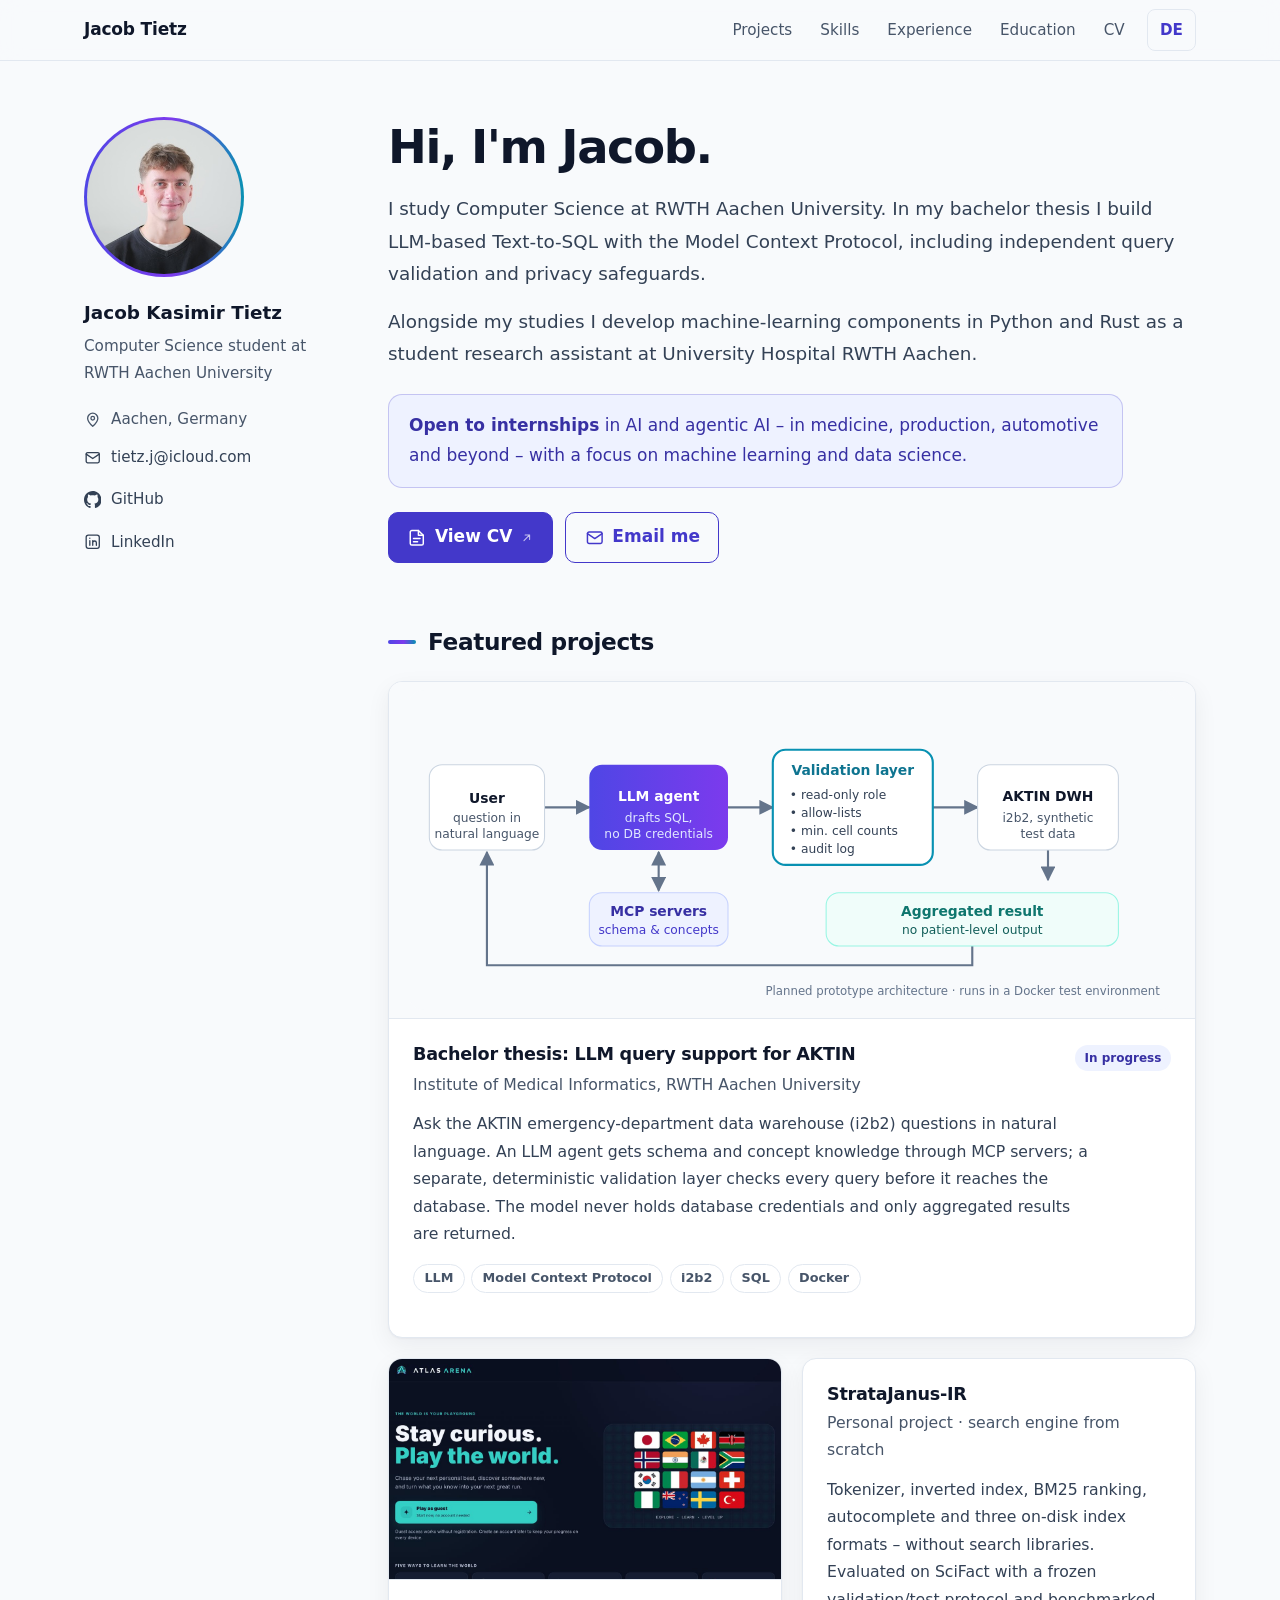
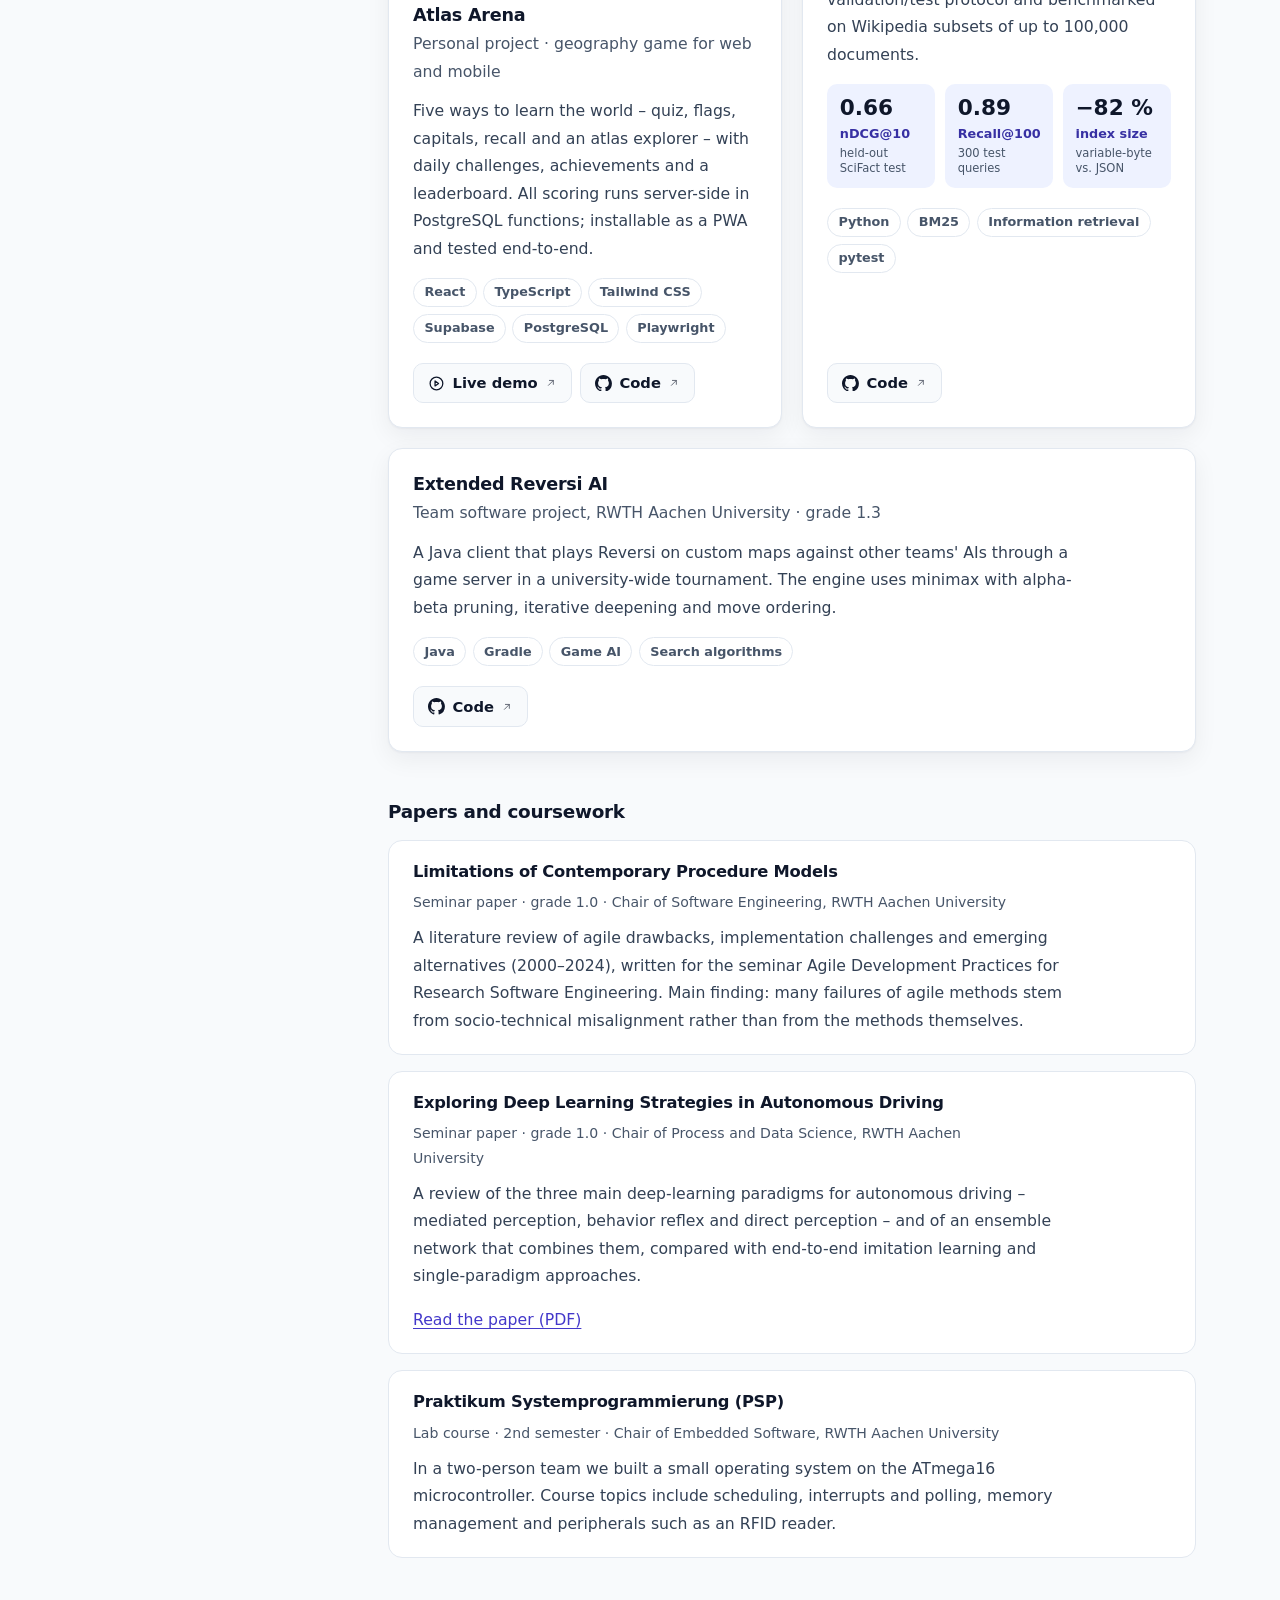
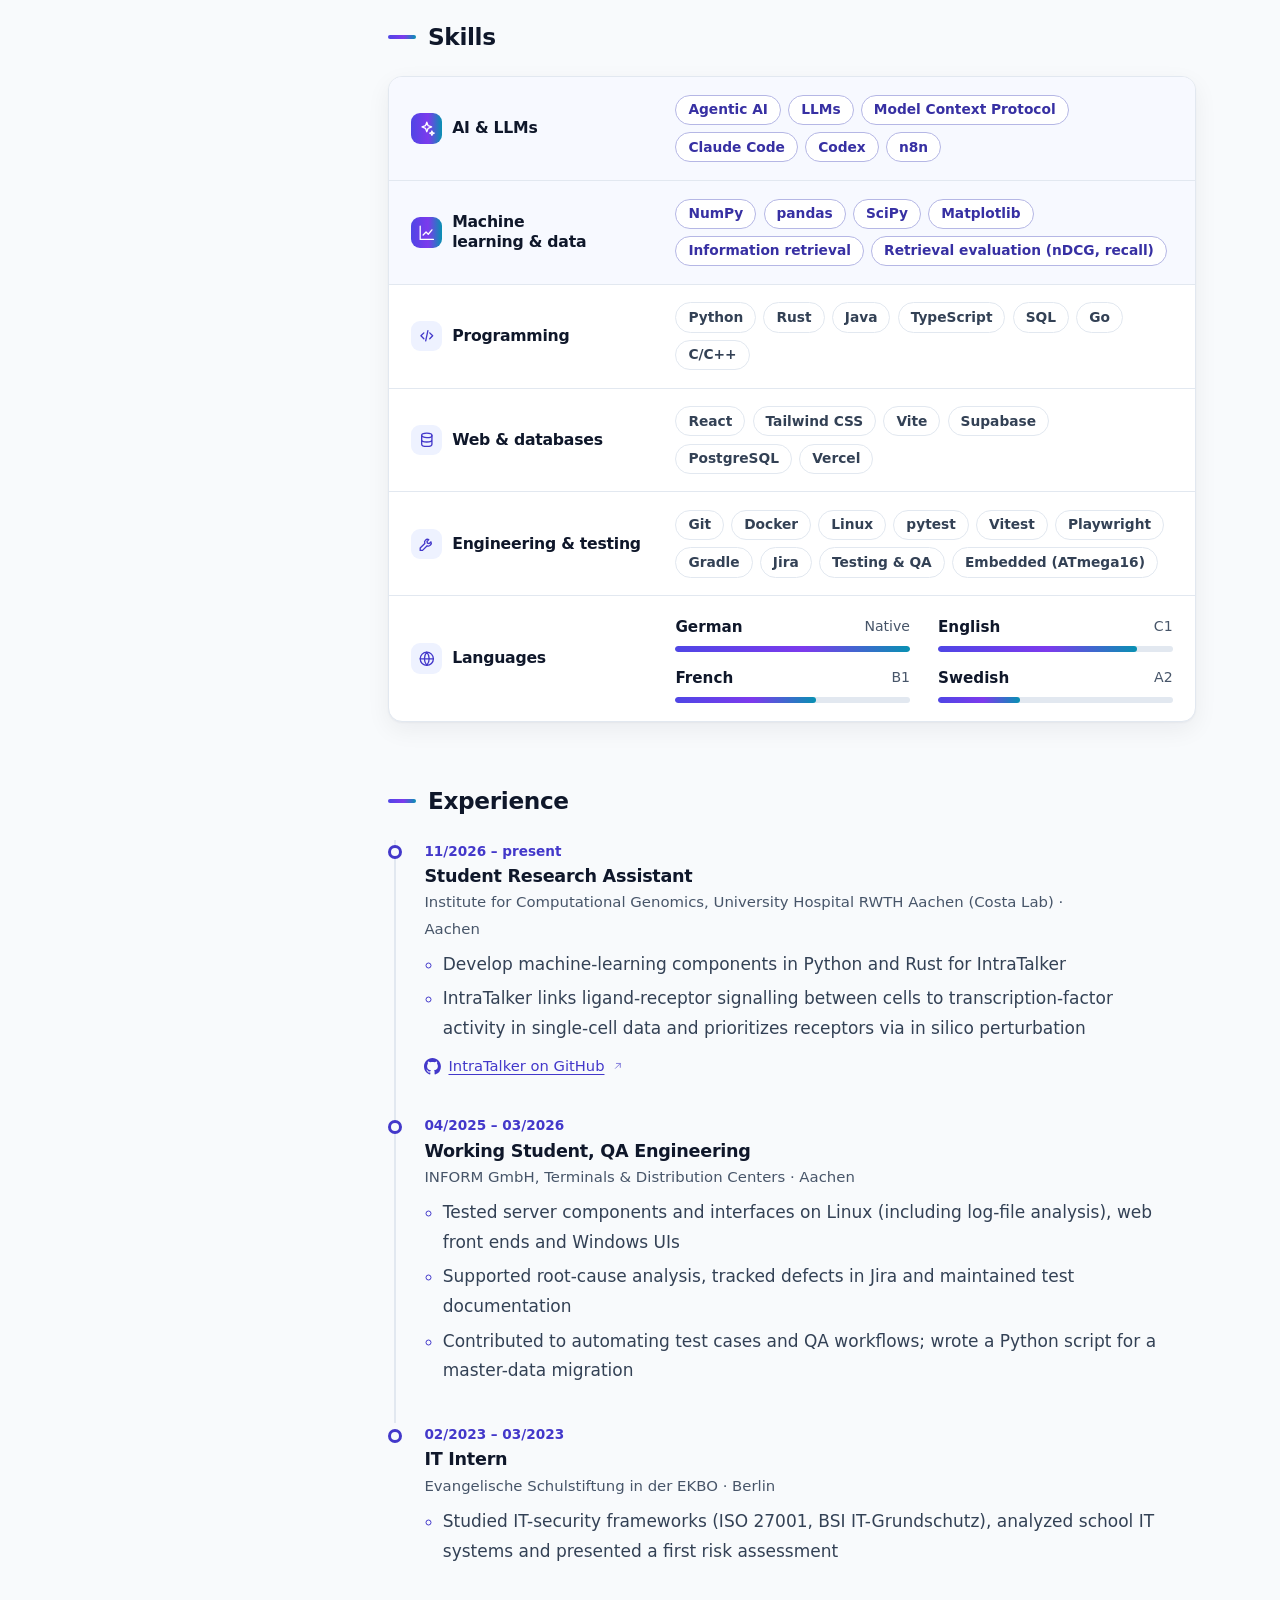
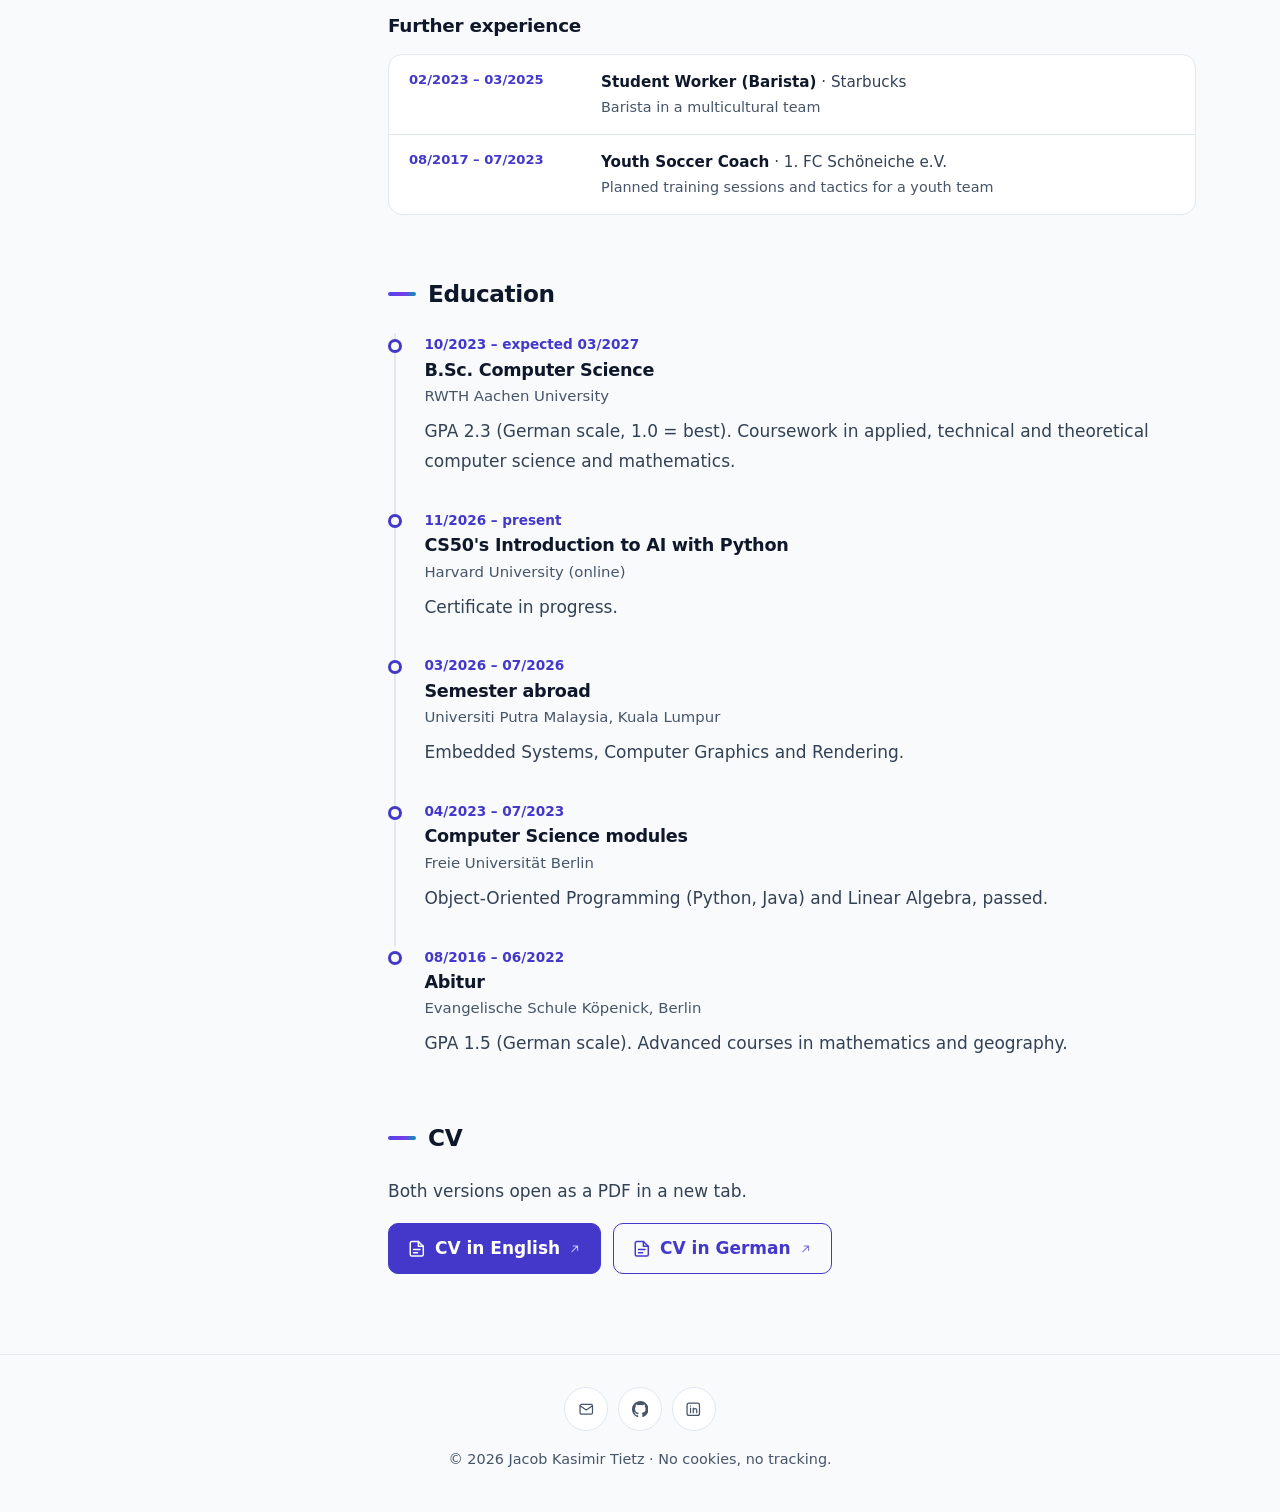
<file: index.html>
<!DOCTYPE html>
<html lang="en">
<head>
  <meta charset="utf-8">
  <meta name="viewport" content="width=device-width, initial-scale=1">
  <title>Jacob Tietz – Computer Science Student, RWTH Aachen University</title>
  <meta name="description" content="Jacob Tietz studies Computer Science at RWTH Aachen University and is looking for an internship in AI and machine learning. Bachelor thesis on LLM-based Text-to-SQL with the Model Context Protocol.">
  <meta name="author" content="Jacob Kasimir Tietz">
  <meta name="theme-color" content="#f8fafc" media="(prefers-color-scheme: light)">
  <meta name="theme-color" content="#0b1020" media="(prefers-color-scheme: dark)">
  <link rel="canonical" href="https://jacobkasimir.github.io/">
  <link rel="alternate" hreflang="en" href="https://jacobkasimir.github.io/">
  <link rel="alternate" hreflang="de" href="https://jacobkasimir.github.io/de.html">
  <link rel="alternate" hreflang="x-default" href="https://jacobkasimir.github.io/">
  <meta property="og:type" content="profile">
  <meta property="og:title" content="Jacob Tietz – Computer Science Student, RWTH Aachen University">
  <meta property="og:description" content="Jacob Tietz studies Computer Science at RWTH Aachen University and is looking for an internship in AI and machine learning. Bachelor thesis on LLM-based Text-to-SQL with the Model Context Protocol.">
  <meta property="og:url" content="https://jacobkasimir.github.io/">
  <meta property="og:image" content="https://jacobkasimir.github.io/assets/og-image.png">
  <meta property="og:image:width" content="1200">
  <meta property="og:image:height" content="630">
  <meta property="og:locale" content="en_US">
  <meta name="twitter:card" content="summary_large_image">
  <link rel="icon" href="assets/favicon.svg" type="image/svg+xml">
  <link rel="icon" href="assets/favicon-32.png" sizes="32x32" type="image/png">
  <link rel="apple-touch-icon" href="assets/apple-touch-icon.png">
  <link rel="stylesheet" href="style.css">
</head>
<body>
  <a class="skip" href="#main">Skip to content</a>

  <header class="masthead">
    <div class="masthead-inner">
      <a class="brand" href="#top">Jacob Tietz</a>
      <button class="nav-toggle" type="button" aria-expanded="false" aria-controls="nav">Menu</button>
      <nav id="nav" aria-label="Main navigation">
        <ul>
          <li><a href="#projects">Projects</a></li>
          <li><a href="#skills">Skills</a></li>
          <li><a href="#experience">Experience</a></li>
          <li><a href="#education">Education</a></li>
          <li><a href="#cv">CV</a></li>
          <li><a class="lang" href="de.html" hreflang="de" lang="de"><span class="sr-only">Deutsche Version: </span>DE</a></li>
        </ul>
      </nav>
    </div>
  </header>

  <div class="page" id="top">
    <aside class="sidebar" aria-label="Profile">
      <img class="avatar" src="assets/photo.jpg" alt="Portrait of Jacob Tietz" width="160" height="160">
      <p class="author">Jacob Kasimir Tietz</p>
      <p class="bio">Computer Science student at RWTH Aachen University</p>
      <ul class="side-links">
        <li><svg class="ico" viewBox="0 0 24 24" width="18" height="18" aria-hidden="true" focusable="false" fill="none" stroke="currentColor" stroke-width="1.8" stroke-linecap="round" stroke-linejoin="round"><path d="M12 21s-7-6-7-11a7 7 0 0 1 14 0c0 5-7 11-7 11z"/><circle cx="12" cy="10" r="2.5"/></svg><span>Aachen, Germany</span></li>
        <li><a href="mailto:tietz.j@icloud.com"><svg class="ico" viewBox="0 0 24 24" width="18" height="18" aria-hidden="true" focusable="false" fill="none" stroke="currentColor" stroke-width="1.8" stroke-linecap="round" stroke-linejoin="round"><rect x="3" y="5" width="18" height="14" rx="2"/><path d="M3 7l9 6 9-6"/></svg><span>tietz.j@icloud.com</span></a></li>
        <li><a href="https://github.com/jacobkasimir" target="_blank" rel="noopener noreferrer"><svg class="ico" viewBox="0 0 16 16" width="18" height="18" aria-hidden="true" focusable="false"><path fill="currentColor" d="M8 0C3.58 0 0 3.58 0 8c0 3.54 2.29 6.53 5.47 7.59.4.07.55-.17.55-.38 0-.19-.01-.82-.01-1.49-2.01.37-2.53-.49-2.69-.94-.09-.23-.48-.94-.82-1.13-.28-.15-.68-.52-.01-.53.63-.01 1.08.58 1.23.82.72 1.21 1.87.87 2.33.66.07-.52.28-.87.51-1.07-1.78-.2-3.64-.89-3.64-3.95 0-.87.31-1.59.82-2.15-.08-.2-.36-1.02.08-2.12 0 0 .67-.21 2.2.82.64-.18 1.32-.27 2-.27.68 0 1.36.09 2 .27 1.53-1.04 2.2-.82 2.2-.82.44 1.1.16 1.92.08 2.12.51.56.82 1.27.82 2.15 0 3.07-1.87 3.75-3.65 3.95.29.25.54.73.54 1.48 0 1.07-.01 1.93-.01 2.2 0 .21.15.46.55.38A8.01 8.01 0 0 0 16 8c0-4.42-3.58-8-8-8z"/></svg><span>GitHub</span><span class="sr-only"> (opens in a new tab)</span></a></li>
        <li><a href="https://www.linkedin.com/in/tietz-jacob" target="_blank" rel="noopener noreferrer"><svg class="ico" viewBox="0 0 24 24" width="18" height="18" aria-hidden="true" focusable="false" fill="none" stroke="currentColor" stroke-width="1.8" stroke-linecap="round" stroke-linejoin="round"><rect x="3" y="3" width="18" height="18" rx="3"/><path d="M8 10.5V17M8 7.2v.1M12 17v-6.5M12 13.5a2.5 2.5 0 0 1 5 0V17"/></svg><span>LinkedIn</span><span class="sr-only"> (opens in a new tab)</span></a></li>
      </ul>
    </aside>

    <main id="main">
      <section class="intro" aria-labelledby="intro-h">
        <h1 id="intro-h">Hi, I'm Jacob.</h1>
        <p class="lead">I study Computer Science at RWTH Aachen University. In my bachelor thesis I build LLM-based Text-to-SQL with the Model Context Protocol, including independent query validation and privacy safeguards.</p>
        <p class="lead">Alongside my studies I develop machine-learning components in Python and Rust as a student research assistant at University Hospital RWTH Aachen.</p>
        <p class="seeking"><strong>Open to internships</strong> in AI and agentic AI – in medicine, production, automotive and beyond – with a focus on machine learning and data science.</p>
        <p class="actions">
          <a class="btn" href="assets/Jacob_Tietz_CV_EN.pdf" target="_blank" rel="noopener noreferrer"><svg class="ico" viewBox="0 0 24 24" width="18" height="18" aria-hidden="true" focusable="false" fill="none" stroke="currentColor" stroke-width="1.8" stroke-linecap="round" stroke-linejoin="round"><path d="M14 3H6a2 2 0 0 0-2 2v14a2 2 0 0 0 2 2h12a2 2 0 0 0 2-2V9z"/><path d="M14 3v6h6M8 13h8M8 17h5"/></svg><span>View CV</span><svg class="ico ico-ext" viewBox="0 0 24 24" width="18" height="18" aria-hidden="true" focusable="false" fill="none" stroke="currentColor" stroke-width="1.8" stroke-linecap="round" stroke-linejoin="round"><path d="M7 17L17 7M9 7h8v8"/></svg><span class="sr-only"> (opens in a new tab)</span></a>
          <a class="btn secondary" href="mailto:tietz.j@icloud.com"><svg class="ico" viewBox="0 0 24 24" width="18" height="18" aria-hidden="true" focusable="false" fill="none" stroke="currentColor" stroke-width="1.8" stroke-linecap="round" stroke-linejoin="round"><rect x="3" y="5" width="18" height="14" rx="2"/><path d="M3 7l9 6 9-6"/></svg><span>Email me</span></a>
        </p>
      </section>

      <section id="projects" aria-labelledby="projects-h">
        <h2 id="projects-h">Featured projects</h2>
        <div class="cards">
          <article class="card wide has-media">
            <figure class="card-media"><img src="assets/thesis-architecture.svg" alt="Architecture diagram: the user asks a question, the LLM agent drafts SQL using schema information from MCP servers, a validation layer with read-only role, allow-lists, minimum cell counts and audit log checks it, the AKTIN data warehouse runs it and only aggregated results go back to the user." width="720" height="300" loading="lazy" decoding="async"></figure>
            <div class="card-body">
              <div class="card-head"><h3>Bachelor thesis: LLM query support for AKTIN</h3><span class="badge">In progress</span></div>
              <p class="card-ctx">Institute of Medical Informatics, RWTH Aachen University</p>
              <p>Ask the AKTIN emergency-department data warehouse (i2b2) questions in natural language. An LLM agent gets schema and concept knowledge through MCP servers; a separate, deterministic validation layer checks every query before it reaches the database. The model never holds database credentials and only aggregated results are returned.</p>
              <ul class="tags" aria-label="Technologies"><li>LLM</li><li>Model Context Protocol</li><li>i2b2</li><li>SQL</li><li>Docker</li></ul>
            </div>
          </article>
          <article class="card has-media">
            <figure class="card-media"><img src="assets/atlas-arena.jpg" alt="Atlas Arena welcome screen" width="1200" height="750" loading="lazy" decoding="async"></figure>
            <div class="card-body">
              <div class="card-head"><h3>Atlas Arena</h3></div>
              <p class="card-ctx">Personal project · geography game for web and mobile</p>
              <p>Five ways to learn the world – quiz, flags, capitals, recall and an atlas explorer – with daily challenges, achievements and a leaderboard. All scoring runs server-side in PostgreSQL functions; installable as a PWA and tested end-to-end.</p>
              <ul class="tags" aria-label="Technologies"><li>React</li><li>TypeScript</li><li>Tailwind CSS</li><li>Supabase</li><li>PostgreSQL</li><li>Playwright</li></ul>
              <p class="card-links"><a class="link-btn" href="https://atlasarena-theta.vercel.app" target="_blank" rel="noopener noreferrer"><svg class="ico" viewBox="0 0 24 24" width="18" height="18" aria-hidden="true" focusable="false" fill="none" stroke="currentColor" stroke-width="1.8" stroke-linecap="round" stroke-linejoin="round"><circle cx="12" cy="12" r="9"/><path d="M10 8.5l5 3.5-5 3.5z"/></svg><span>Live demo</span><svg class="ico ico-ext" viewBox="0 0 24 24" width="18" height="18" aria-hidden="true" focusable="false" fill="none" stroke="currentColor" stroke-width="1.8" stroke-linecap="round" stroke-linejoin="round"><path d="M7 17L17 7M9 7h8v8"/></svg><span class="sr-only">: Atlas Arena (opens in a new tab)</span></a> <a class="link-btn" href="https://github.com/jacobkasimir/AtlasArena" target="_blank" rel="noopener noreferrer"><svg class="ico" viewBox="0 0 16 16" width="18" height="18" aria-hidden="true" focusable="false"><path fill="currentColor" d="M8 0C3.58 0 0 3.58 0 8c0 3.54 2.29 6.53 5.47 7.59.4.07.55-.17.55-.38 0-.19-.01-.82-.01-1.49-2.01.37-2.53-.49-2.69-.94-.09-.23-.48-.94-.82-1.13-.28-.15-.68-.52-.01-.53.63-.01 1.08.58 1.23.82.72 1.21 1.87.87 2.33.66.07-.52.28-.87.51-1.07-1.78-.2-3.64-.89-3.64-3.95 0-.87.31-1.59.82-2.15-.08-.2-.36-1.02.08-2.12 0 0 .67-.21 2.2.82.64-.18 1.32-.27 2-.27.68 0 1.36.09 2 .27 1.53-1.04 2.2-.82 2.2-.82.44 1.1.16 1.92.08 2.12.51.56.82 1.27.82 2.15 0 3.07-1.87 3.75-3.65 3.95.29.25.54.73.54 1.48 0 1.07-.01 1.93-.01 2.2 0 .21.15.46.55.38A8.01 8.01 0 0 0 16 8c0-4.42-3.58-8-8-8z"/></svg><span>Code</span><svg class="ico ico-ext" viewBox="0 0 24 24" width="18" height="18" aria-hidden="true" focusable="false" fill="none" stroke="currentColor" stroke-width="1.8" stroke-linecap="round" stroke-linejoin="round"><path d="M7 17L17 7M9 7h8v8"/></svg><span class="sr-only">: Atlas Arena on GitHub (opens in a new tab)</span></a></p>
            </div>
          </article>
          <article class="card">
            <div class="card-body">
              <div class="card-head"><h3>StrataJanus-IR</h3></div>
              <p class="card-ctx">Personal project · search engine from scratch</p>
              <p>Tokenizer, inverted index, BM25 ranking, autocomplete and three on-disk index formats – without search libraries. Evaluated on SciFact with a frozen validation/test protocol and benchmarked on Wikipedia subsets of up to 100,000 documents.</p>
              <dl class="stats"><div><dt>nDCG@10</dt><dd><strong>0.66</strong><span>held-out SciFact test</span></dd></div><div><dt>Recall@100</dt><dd><strong>0.89</strong><span>300 test queries</span></dd></div><div><dt>index size</dt><dd><strong>−82 %</strong><span>variable-byte vs. JSON</span></dd></div></dl>
              <ul class="tags" aria-label="Technologies"><li>Python</li><li>BM25</li><li>Information retrieval</li><li>pytest</li></ul>
              <p class="card-links"><a class="link-btn" href="https://github.com/jacobkasimir/StrataJanus-IR" target="_blank" rel="noopener noreferrer"><svg class="ico" viewBox="0 0 16 16" width="18" height="18" aria-hidden="true" focusable="false"><path fill="currentColor" d="M8 0C3.58 0 0 3.58 0 8c0 3.54 2.29 6.53 5.47 7.59.4.07.55-.17.55-.38 0-.19-.01-.82-.01-1.49-2.01.37-2.53-.49-2.69-.94-.09-.23-.48-.94-.82-1.13-.28-.15-.68-.52-.01-.53.63-.01 1.08.58 1.23.82.72 1.21 1.87.87 2.33.66.07-.52.28-.87.51-1.07-1.78-.2-3.64-.89-3.64-3.95 0-.87.31-1.59.82-2.15-.08-.2-.36-1.02.08-2.12 0 0 .67-.21 2.2.82.64-.18 1.32-.27 2-.27.68 0 1.36.09 2 .27 1.53-1.04 2.2-.82 2.2-.82.44 1.1.16 1.92.08 2.12.51.56.82 1.27.82 2.15 0 3.07-1.87 3.75-3.65 3.95.29.25.54.73.54 1.48 0 1.07-.01 1.93-.01 2.2 0 .21.15.46.55.38A8.01 8.01 0 0 0 16 8c0-4.42-3.58-8-8-8z"/></svg><span>Code</span><svg class="ico ico-ext" viewBox="0 0 24 24" width="18" height="18" aria-hidden="true" focusable="false" fill="none" stroke="currentColor" stroke-width="1.8" stroke-linecap="round" stroke-linejoin="round"><path d="M7 17L17 7M9 7h8v8"/></svg><span class="sr-only">: StrataJanus-IR on GitHub (opens in a new tab)</span></a></p>
            </div>
          </article>
          <article class="card wide">
            <div class="card-body">
              <div class="card-head"><h3>Extended Reversi AI</h3></div>
              <p class="card-ctx">Team software project, RWTH Aachen University · grade 1.3</p>
              <p>A Java client that plays Reversi on custom maps against other teams' AIs through a game server in a university-wide tournament. The engine uses minimax with alpha-beta pruning, iterative deepening and move ordering.</p>
              <ul class="tags" aria-label="Technologies"><li>Java</li><li>Gradle</li><li>Game AI</li><li>Search algorithms</li></ul>
              <p class="card-links"><a class="link-btn" href="https://github.com/jacobkasimir/Extended-Reversi-AI" target="_blank" rel="noopener noreferrer"><svg class="ico" viewBox="0 0 16 16" width="18" height="18" aria-hidden="true" focusable="false"><path fill="currentColor" d="M8 0C3.58 0 0 3.58 0 8c0 3.54 2.29 6.53 5.47 7.59.4.07.55-.17.55-.38 0-.19-.01-.82-.01-1.49-2.01.37-2.53-.49-2.69-.94-.09-.23-.48-.94-.82-1.13-.28-.15-.68-.52-.01-.53.63-.01 1.08.58 1.23.82.72 1.21 1.87.87 2.33.66.07-.52.28-.87.51-1.07-1.78-.2-3.64-.89-3.64-3.95 0-.87.31-1.59.82-2.15-.08-.2-.36-1.02.08-2.12 0 0 .67-.21 2.2.82.64-.18 1.32-.27 2-.27.68 0 1.36.09 2 .27 1.53-1.04 2.2-.82 2.2-.82.44 1.1.16 1.92.08 2.12.51.56.82 1.27.82 2.15 0 3.07-1.87 3.75-3.65 3.95.29.25.54.73.54 1.48 0 1.07-.01 1.93-.01 2.2 0 .21.15.46.55.38A8.01 8.01 0 0 0 16 8c0-4.42-3.58-8-8-8z"/></svg><span>Code</span><svg class="ico ico-ext" viewBox="0 0 24 24" width="18" height="18" aria-hidden="true" focusable="false" fill="none" stroke="currentColor" stroke-width="1.8" stroke-linecap="round" stroke-linejoin="round"><path d="M7 17L17 7M9 7h8v8"/></svg><span class="sr-only">: Extended Reversi AI on GitHub (opens in a new tab)</span></a></p>
            </div>
          </article>
        </div>

        <h3 class="sub">Papers and coursework</h3>
        <ul class="more">
          <li>
            <h4>Limitations of Contemporary Procedure Models</h4>
            <p class="meta">Seminar paper · grade 1.0 · Chair of Software Engineering, RWTH Aachen University</p>
            <p>A literature review of agile drawbacks, implementation challenges and emerging alternatives (2000–2024), written for the seminar Agile Development Practices for Research Software Engineering. Main finding: many failures of agile methods stem from socio-technical misalignment rather than from the methods themselves.</p>
          </li>
          <li>
            <h4>Exploring Deep Learning Strategies in Autonomous Driving</h4>
            <p class="meta">Seminar paper · grade 1.0 · Chair of Process and Data Science, RWTH Aachen University</p>
            <p>A review of the three main deep-learning paradigms for autonomous driving – mediated perception, behavior reflex and direct perception – and of an ensemble network that combines them, compared with end-to-end imitation learning and single-paradigm approaches.</p>
            <p><a href="assets/Jacob_Tietz_Seminar_Paper_Autonomous_Driving.pdf" target="_blank" rel="noopener noreferrer">Read the paper (PDF)<span class="sr-only"> (opens in a new tab)</span></a></p>
          </li>
          <li>
            <h4>Praktikum Systemprogrammierung (PSP)</h4>
            <p class="meta">Lab course · 2nd semester · Chair of Embedded Software, RWTH Aachen University</p>
            <p>In a two-person team we built a small operating system on the ATmega16 microcontroller. Course topics include scheduling, interrupts and polling, memory management and peripherals such as an RFID reader.</p>
          </li>
        </ul>
      </section>

      <section id="skills" aria-labelledby="skills-h">
        <h2 id="skills-h">Skills</h2>
        <div class="skill-table">
          <div class="skill-row focus">
            <h3 class="skill-label"><span class="sk-ico"><svg class="ico" viewBox="0 0 24 24" width="18" height="18" aria-hidden="true" focusable="false" fill="none" stroke="currentColor" stroke-width="1.8" stroke-linecap="round" stroke-linejoin="round"><path d="M12 3l1.8 4.7L18.5 9.5l-4.7 1.8L12 16l-1.8-4.7L5.5 9.5l4.7-1.8z"/><path d="M19 15l.8 2.2L22 18l-2.2.8L19 21l-.8-2.2L16 18l2.2-.8z"/></svg></span><span>AI &amp; LLMs</span></h3>
            <ul class="chips"><li>Agentic AI</li><li>LLMs</li><li>Model Context Protocol</li><li>Claude Code</li><li>Codex</li><li>n8n</li></ul>
          </div>
          <div class="skill-row focus">
            <h3 class="skill-label"><span class="sk-ico"><svg class="ico" viewBox="0 0 24 24" width="18" height="18" aria-hidden="true" focusable="false" fill="none" stroke="currentColor" stroke-width="1.8" stroke-linecap="round" stroke-linejoin="round"><path d="M3 3v18h18"/><path d="M7 15l4-4 3 3 5-6"/></svg></span><span>Machine learning &amp; data</span></h3>
            <ul class="chips"><li>NumPy</li><li>pandas</li><li>SciPy</li><li>Matplotlib</li><li>Information retrieval</li><li>Retrieval evaluation (nDCG, recall)</li></ul>
          </div>
          <div class="skill-row">
            <h3 class="skill-label"><span class="sk-ico"><svg class="ico" viewBox="0 0 24 24" width="18" height="18" aria-hidden="true" focusable="false" fill="none" stroke="currentColor" stroke-width="1.8" stroke-linecap="round" stroke-linejoin="round"><path d="M8 8l-4 4 4 4M16 8l4 4-4 4M13.5 5l-3 14"/></svg></span><span>Programming</span></h3>
            <ul class="chips"><li>Python</li><li>Rust</li><li>Java</li><li>TypeScript</li><li>SQL</li><li>Go</li><li>C/C++</li></ul>
          </div>
          <div class="skill-row">
            <h3 class="skill-label"><span class="sk-ico"><svg class="ico" viewBox="0 0 24 24" width="18" height="18" aria-hidden="true" focusable="false" fill="none" stroke="currentColor" stroke-width="1.8" stroke-linecap="round" stroke-linejoin="round"><ellipse cx="12" cy="6" rx="7" ry="3"/><path d="M5 6v6c0 1.7 3.1 3 7 3s7-1.3 7-3V6M5 12v6c0 1.7 3.1 3 7 3s7-1.3 7-3v-6"/></svg></span><span>Web &amp; databases</span></h3>
            <ul class="chips"><li>React</li><li>Tailwind CSS</li><li>Vite</li><li>Supabase</li><li>PostgreSQL</li><li>Vercel</li></ul>
          </div>
          <div class="skill-row">
            <h3 class="skill-label"><span class="sk-ico"><svg class="ico" viewBox="0 0 24 24" width="18" height="18" aria-hidden="true" focusable="false" fill="none" stroke="currentColor" stroke-width="1.8" stroke-linecap="round" stroke-linejoin="round"><path d="M14.7 6.3a4 4 0 0 0-5.4 5.2L3 17.8V21h3.2l6.3-6.3a4 4 0 0 0 5.2-5.4l-2.5 2.5-2.3-.6-.6-2.3z"/></svg></span><span>Engineering &amp; testing</span></h3>
            <ul class="chips"><li>Git</li><li>Docker</li><li>Linux</li><li>pytest</li><li>Vitest</li><li>Playwright</li><li>Gradle</li><li>Jira</li><li>Testing &amp; QA</li><li>Embedded (ATmega16)</li></ul>
          </div>
          <div class="skill-row">
            <h3 class="skill-label"><span class="sk-ico"><svg class="ico" viewBox="0 0 24 24" width="18" height="18" aria-hidden="true" focusable="false" fill="none" stroke="currentColor" stroke-width="1.8" stroke-linecap="round" stroke-linejoin="round"><circle cx="12" cy="12" r="9"/><path d="M3 12h18M12 3a14 14 0 0 1 0 18M12 3a14 14 0 0 0 0 18"/></svg></span><span>Languages</span></h3>
            <ul class="langs"><li><span class="lang-name">German</span><span class="lang-level">Native</span><span class="lang-bar" aria-hidden="true"><span style="width:100%"></span></span></li><li><span class="lang-name">English</span><span class="lang-level">C1</span><span class="lang-bar" aria-hidden="true"><span style="width:85%"></span></span></li><li><span class="lang-name">French</span><span class="lang-level">B1</span><span class="lang-bar" aria-hidden="true"><span style="width:60%"></span></span></li><li><span class="lang-name">Swedish</span><span class="lang-level">A2</span><span class="lang-bar" aria-hidden="true"><span style="width:35%"></span></span></li></ul>
          </div>
        </div>
      </section>

      <section id="experience" aria-labelledby="experience-h">
        <h2 id="experience-h">Experience</h2>
        <ol class="timeline">
          <li>
            <p class="when">11/2026 – present</p>
            <h3>Student Research Assistant</h3>
            <p class="where">Institute for Computational Genomics, University Hospital RWTH Aachen (Costa Lab) · Aachen</p>
            <ul class="bullets"><li>Develop machine-learning components in Python and Rust for IntraTalker</li><li>IntraTalker links ligand-receptor signalling between cells to transcription-factor activity in single-cell data and prioritizes receptors via in silico perturbation</li></ul>
            <p class="tl-link"><a href="https://github.com/CostaLab/IntraTalkerpy" target="_blank" rel="noopener noreferrer"><svg class="ico" viewBox="0 0 16 16" width="18" height="18" aria-hidden="true" focusable="false"><path fill="currentColor" d="M8 0C3.58 0 0 3.58 0 8c0 3.54 2.29 6.53 5.47 7.59.4.07.55-.17.55-.38 0-.19-.01-.82-.01-1.49-2.01.37-2.53-.49-2.69-.94-.09-.23-.48-.94-.82-1.13-.28-.15-.68-.52-.01-.53.63-.01 1.08.58 1.23.82.72 1.21 1.87.87 2.33.66.07-.52.28-.87.51-1.07-1.78-.2-3.64-.89-3.64-3.95 0-.87.31-1.59.82-2.15-.08-.2-.36-1.02.08-2.12 0 0 .67-.21 2.2.82.64-.18 1.32-.27 2-.27.68 0 1.36.09 2 .27 1.53-1.04 2.2-.82 2.2-.82.44 1.1.16 1.92.08 2.12.51.56.82 1.27.82 2.15 0 3.07-1.87 3.75-3.65 3.95.29.25.54.73.54 1.48 0 1.07-.01 1.93-.01 2.2 0 .21.15.46.55.38A8.01 8.01 0 0 0 16 8c0-4.42-3.58-8-8-8z"/></svg><span>IntraTalker on GitHub</span><svg class="ico ico-ext" viewBox="0 0 24 24" width="18" height="18" aria-hidden="true" focusable="false" fill="none" stroke="currentColor" stroke-width="1.8" stroke-linecap="round" stroke-linejoin="round"><path d="M7 17L17 7M9 7h8v8"/></svg><span class="sr-only"> (opens in a new tab)</span></a></p>
          </li>
          <li>
            <p class="when">04/2025 – 03/2026</p>
            <h3>Working Student, QA Engineering</h3>
            <p class="where">INFORM GmbH, Terminals &amp; Distribution Centers · Aachen</p>
            <ul class="bullets"><li>Tested server components and interfaces on Linux (including log-file analysis), web front ends and Windows UIs</li><li>Supported root-cause analysis, tracked defects in Jira and maintained test documentation</li><li>Contributed to automating test cases and QA workflows; wrote a Python script for a master-data migration</li></ul>
          </li>
          <li>
            <p class="when">02/2023 – 03/2023</p>
            <h3>IT Intern</h3>
            <p class="where">Evangelische Schulstiftung in der EKBO · Berlin</p>
            <ul class="bullets"><li>Studied IT-security frameworks (ISO 27001, BSI IT-Grundschutz), analyzed school IT systems and presented a first risk assessment</li></ul>
          </li>
        </ol>
        <h3 class="sub">Further experience</h3>
        <ul class="further">
          <li><span class="f-when">02/2023 – 03/2025</span><span class="f-what"><strong>Student Worker (Barista)</strong> · Starbucks<span class="f-desc">Barista in a multicultural team</span></span></li>
          <li><span class="f-when">08/2017 – 07/2023</span><span class="f-what"><strong>Youth Soccer Coach</strong> · 1. FC Schöneiche e.V.<span class="f-desc">Planned training sessions and tactics for a youth team</span></span></li>
        </ul>
      </section>

      <section id="education" aria-labelledby="education-h">
        <h2 id="education-h">Education</h2>
        <ol class="timeline">
          <li>
            <p class="when">10/2023 – expected 03/2027</p>
            <h3>B.Sc. Computer Science</h3>
            <p class="where">RWTH Aachen University</p>
            <p>GPA 2.3 (German scale, 1.0 = best). Coursework in applied, technical and theoretical computer science and mathematics.</p>
          </li>
          <li>
            <p class="when">11/2026 – present</p>
            <h3>CS50's Introduction to AI with Python</h3>
            <p class="where">Harvard University (online)</p>
            <p>Certificate in progress.</p>
          </li>
          <li>
            <p class="when">03/2026 – 07/2026</p>
            <h3>Semester abroad</h3>
            <p class="where">Universiti Putra Malaysia, Kuala Lumpur</p>
            <p>Embedded Systems, Computer Graphics and Rendering.</p>
          </li>
          <li>
            <p class="when">04/2023 – 07/2023</p>
            <h3>Computer Science modules</h3>
            <p class="where">Freie Universität Berlin</p>
            <p>Object-Oriented Programming (Python, Java) and Linear Algebra, passed.</p>
          </li>
          <li>
            <p class="when">08/2016 – 06/2022</p>
            <h3>Abitur</h3>
            <p class="where">Evangelische Schule Köpenick, Berlin</p>
            <p>GPA 1.5 (German scale). Advanced courses in mathematics and geography.</p>
          </li>
        </ol>
      </section>

      <section id="cv" aria-labelledby="cv-h">
        <h2 id="cv-h">CV</h2>
        <p>Both versions open as a PDF in a new tab.</p>
        <p class="actions">
          <a class="btn" href="assets/Jacob_Tietz_CV_EN.pdf" target="_blank" rel="noopener noreferrer"><svg class="ico" viewBox="0 0 24 24" width="18" height="18" aria-hidden="true" focusable="false" fill="none" stroke="currentColor" stroke-width="1.8" stroke-linecap="round" stroke-linejoin="round"><path d="M14 3H6a2 2 0 0 0-2 2v14a2 2 0 0 0 2 2h12a2 2 0 0 0 2-2V9z"/><path d="M14 3v6h6M8 13h8M8 17h5"/></svg><span>CV in English</span><svg class="ico ico-ext" viewBox="0 0 24 24" width="18" height="18" aria-hidden="true" focusable="false" fill="none" stroke="currentColor" stroke-width="1.8" stroke-linecap="round" stroke-linejoin="round"><path d="M7 17L17 7M9 7h8v8"/></svg><span class="sr-only"> (opens in a new tab)</span></a>
          <a class="btn secondary" href="assets/Jacob_Tietz_Lebenslauf_DE.pdf" target="_blank" rel="noopener noreferrer"><svg class="ico" viewBox="0 0 24 24" width="18" height="18" aria-hidden="true" focusable="false" fill="none" stroke="currentColor" stroke-width="1.8" stroke-linecap="round" stroke-linejoin="round"><path d="M14 3H6a2 2 0 0 0-2 2v14a2 2 0 0 0 2 2h12a2 2 0 0 0 2-2V9z"/><path d="M14 3v6h6M8 13h8M8 17h5"/></svg><span>CV in German</span><svg class="ico ico-ext" viewBox="0 0 24 24" width="18" height="18" aria-hidden="true" focusable="false" fill="none" stroke="currentColor" stroke-width="1.8" stroke-linecap="round" stroke-linejoin="round"><path d="M7 17L17 7M9 7h8v8"/></svg><span class="sr-only"> (opens in a new tab)</span></a>
        </p>
      </section>
    </main>
  </div>

  <footer class="site-footer">
    <ul class="foot-icons" aria-label="Contact">
      <li><a href="mailto:tietz.j@icloud.com" aria-label="Email: tietz.j@icloud.com" title="tietz.j@icloud.com"><svg class="ico" viewBox="0 0 24 24" width="18" height="18" aria-hidden="true" focusable="false" fill="none" stroke="currentColor" stroke-width="1.8" stroke-linecap="round" stroke-linejoin="round"><rect x="3" y="5" width="18" height="14" rx="2"/><path d="M3 7l9 6 9-6"/></svg></a></li>
      <li><a href="https://github.com/jacobkasimir" target="_blank" rel="noopener noreferrer" aria-label="GitHub (opens in a new tab)" title="GitHub"><svg class="ico" viewBox="0 0 16 16" width="18" height="18" aria-hidden="true" focusable="false"><path fill="currentColor" d="M8 0C3.58 0 0 3.58 0 8c0 3.54 2.29 6.53 5.47 7.59.4.07.55-.17.55-.38 0-.19-.01-.82-.01-1.49-2.01.37-2.53-.49-2.69-.94-.09-.23-.48-.94-.82-1.13-.28-.15-.68-.52-.01-.53.63-.01 1.08.58 1.23.82.72 1.21 1.87.87 2.33.66.07-.52.28-.87.51-1.07-1.78-.2-3.64-.89-3.64-3.95 0-.87.31-1.59.82-2.15-.08-.2-.36-1.02.08-2.12 0 0 .67-.21 2.2.82.64-.18 1.32-.27 2-.27.68 0 1.36.09 2 .27 1.53-1.04 2.2-.82 2.2-.82.44 1.1.16 1.92.08 2.12.51.56.82 1.27.82 2.15 0 3.07-1.87 3.75-3.65 3.95.29.25.54.73.54 1.48 0 1.07-.01 1.93-.01 2.2 0 .21.15.46.55.38A8.01 8.01 0 0 0 16 8c0-4.42-3.58-8-8-8z"/></svg></a></li>
      <li><a href="https://www.linkedin.com/in/tietz-jacob" target="_blank" rel="noopener noreferrer" aria-label="LinkedIn (opens in a new tab)" title="LinkedIn"><svg class="ico" viewBox="0 0 24 24" width="18" height="18" aria-hidden="true" focusable="false" fill="none" stroke="currentColor" stroke-width="1.8" stroke-linecap="round" stroke-linejoin="round"><rect x="3" y="3" width="18" height="18" rx="3"/><path d="M8 10.5V17M8 7.2v.1M12 17v-6.5M12 13.5a2.5 2.5 0 0 1 5 0V17"/></svg></a></li>
    </ul>
    <p>© <span id="year">2026</span> Jacob Kasimir Tietz · No cookies, no tracking.</p>
  </footer>

  <script src="script.js"></script>
</body>
</html>
</file>
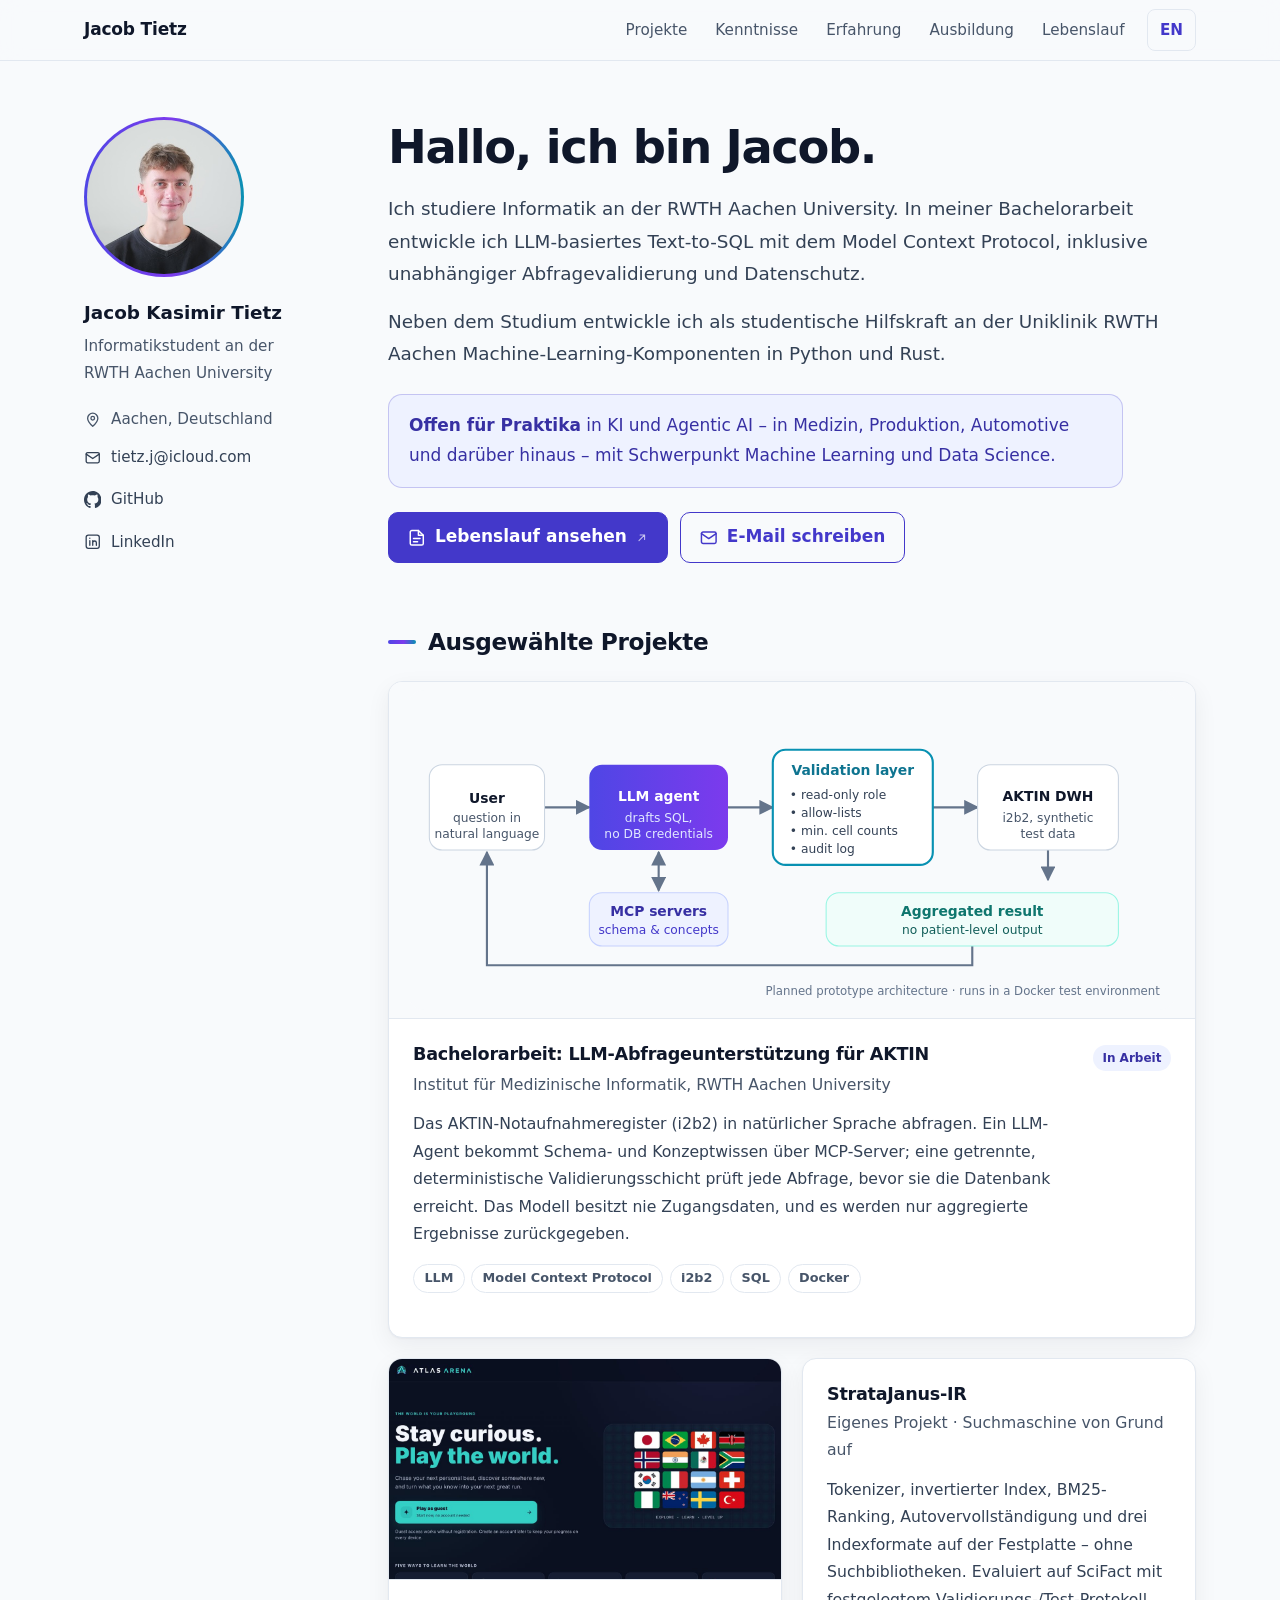
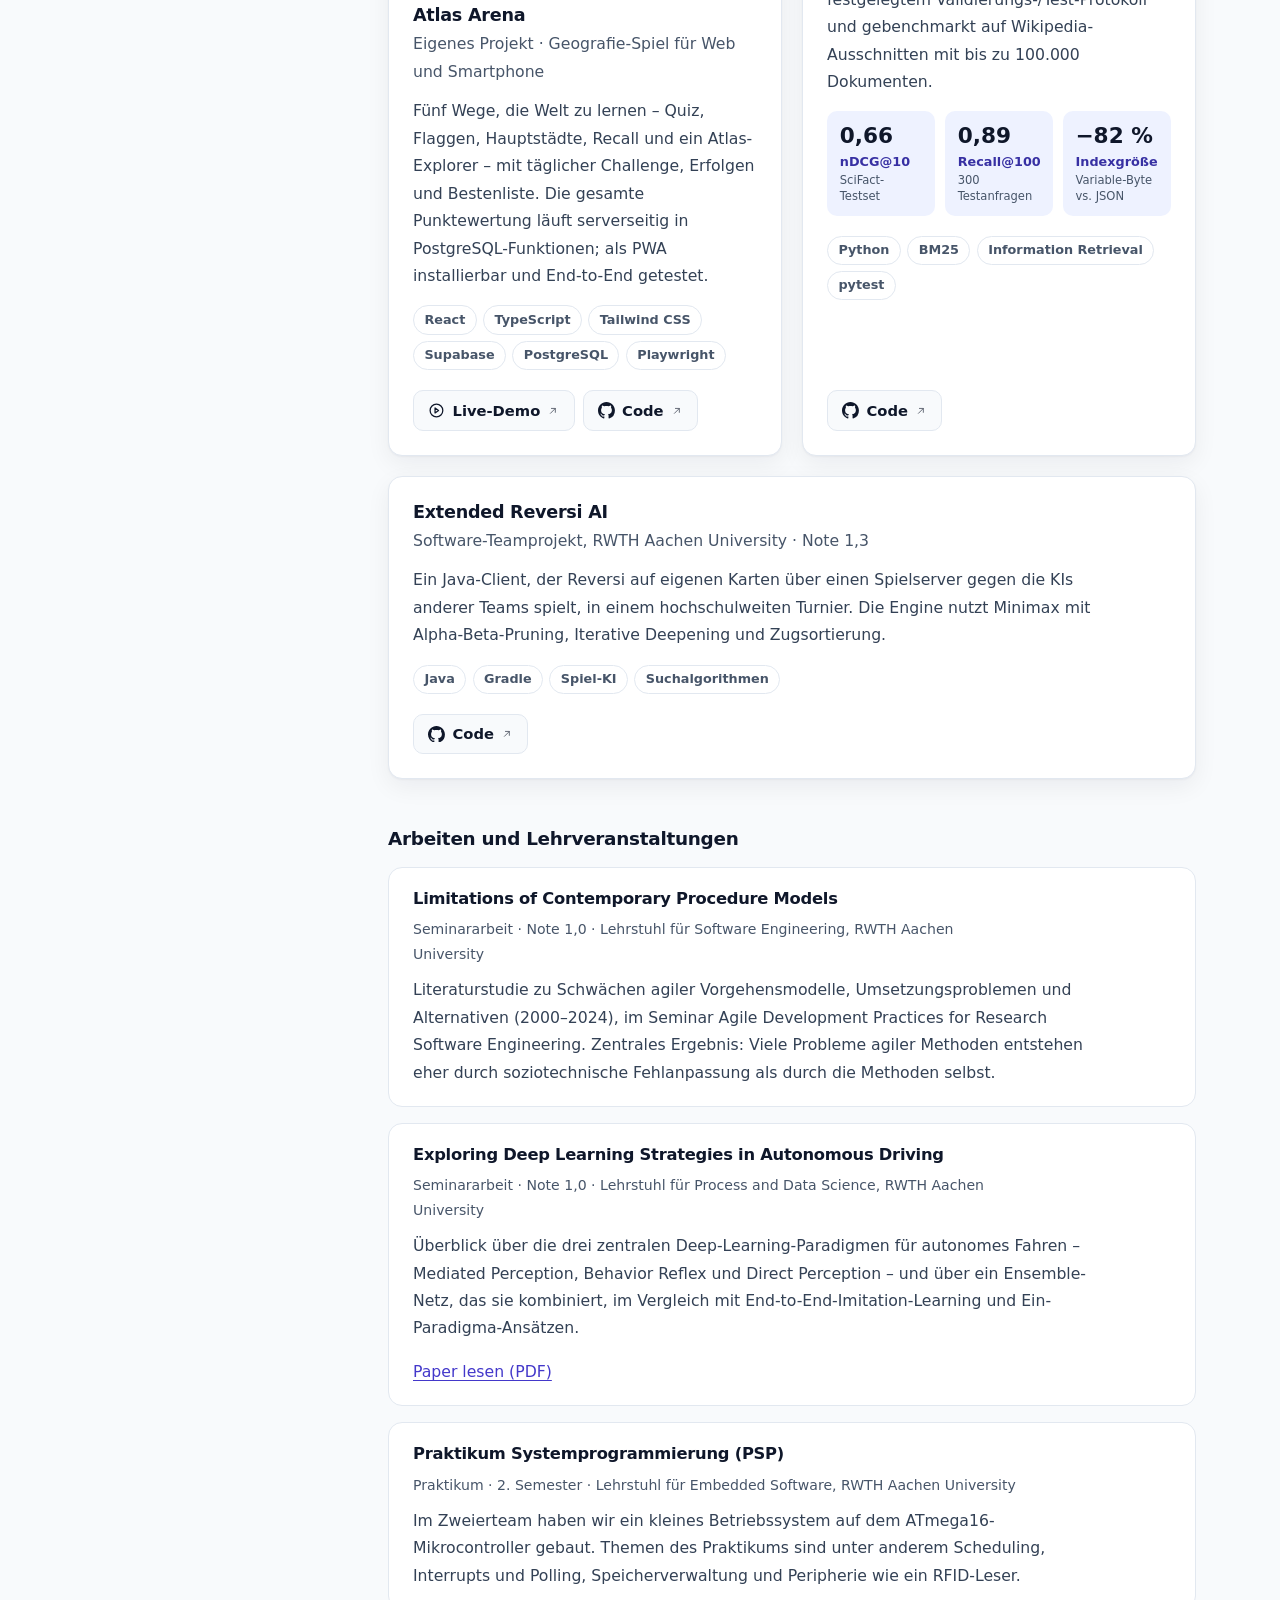
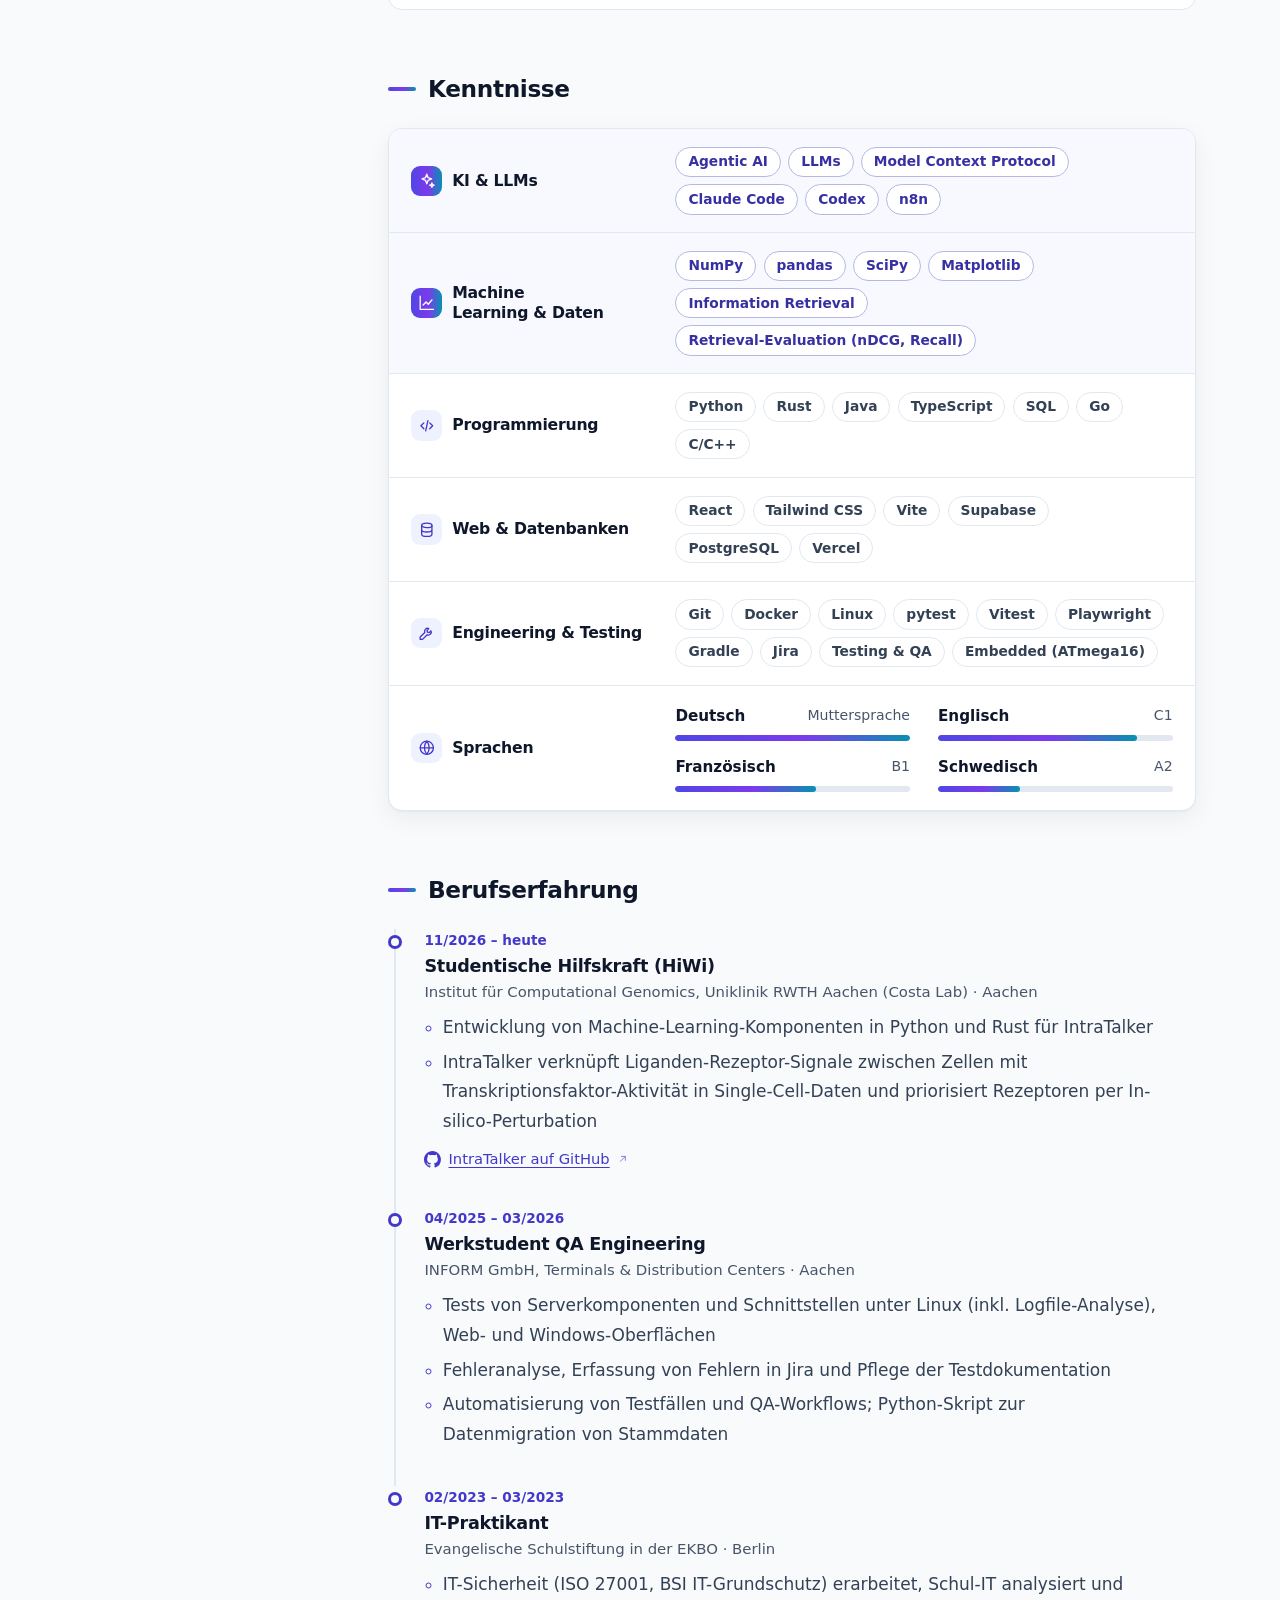
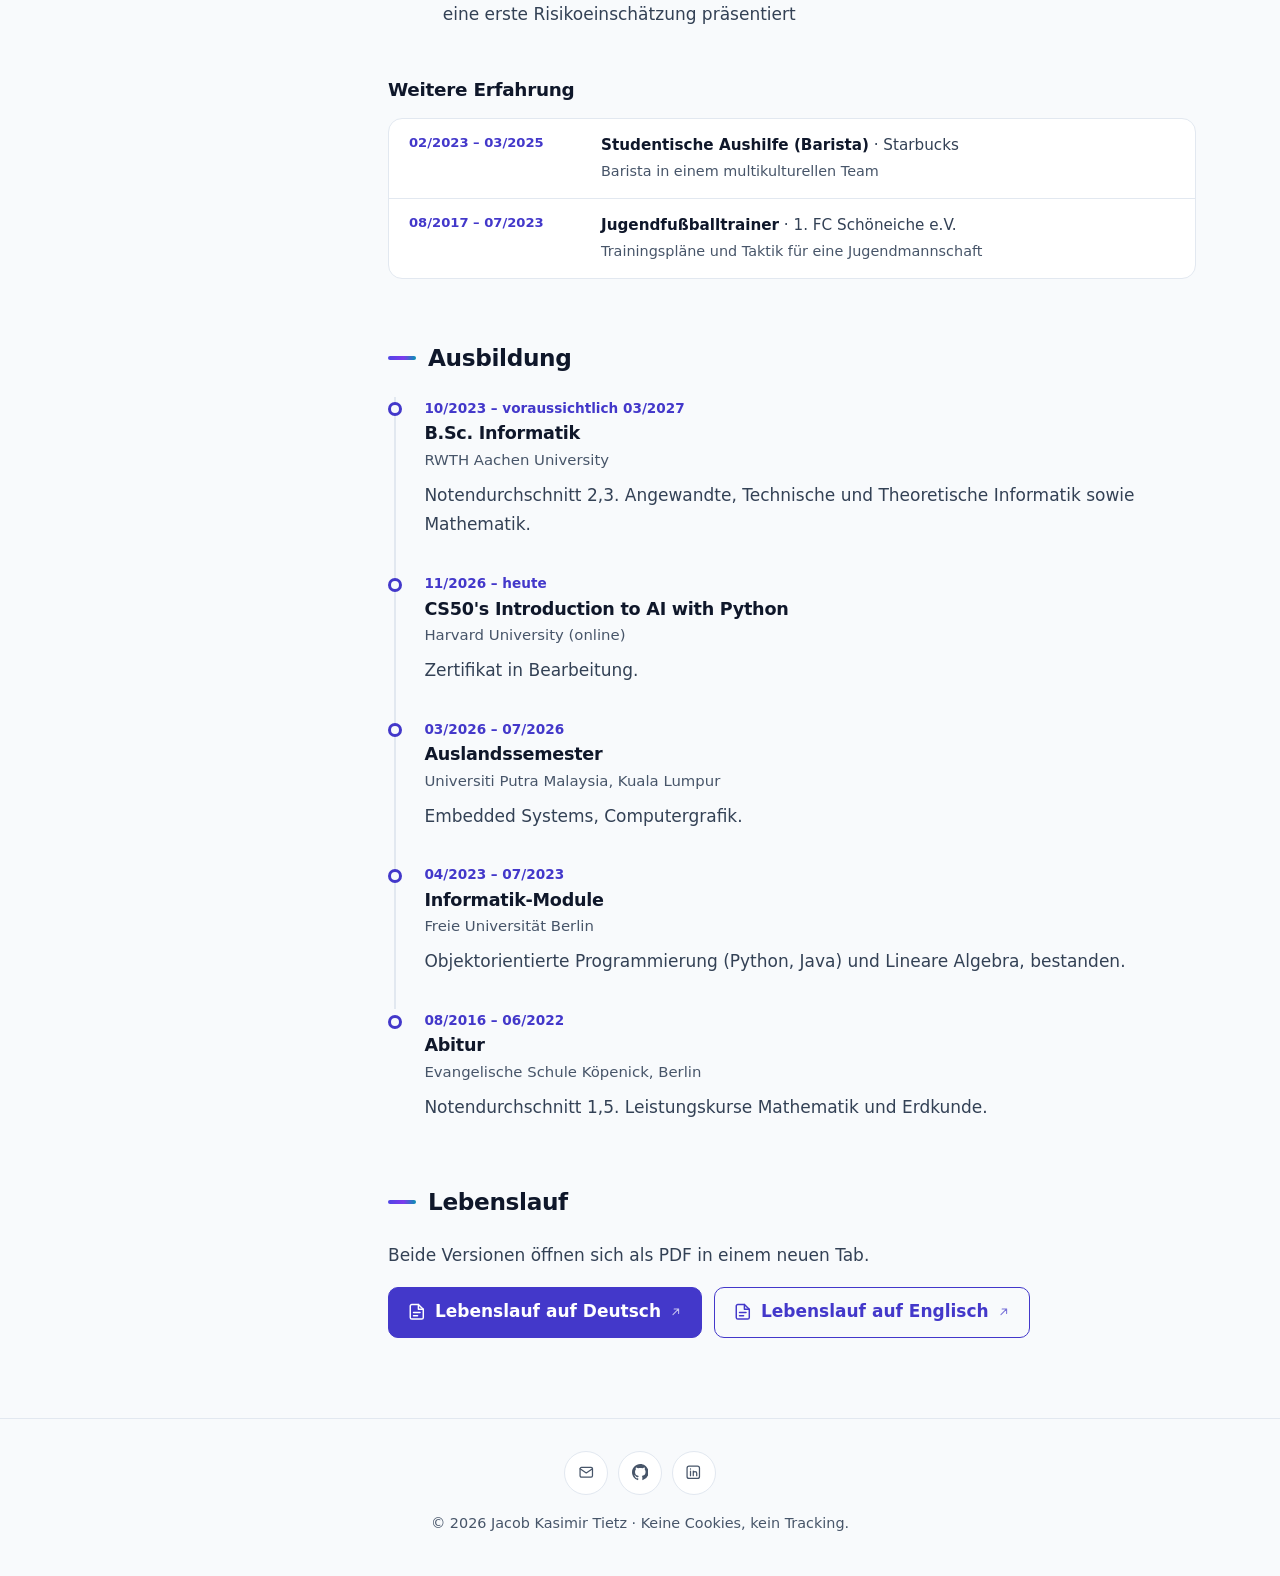
<file: de.html>
<!DOCTYPE html>
<html lang="de">
<head>
  <meta charset="utf-8">
  <meta name="viewport" content="width=device-width, initial-scale=1">
  <title>Jacob Tietz – Computer Science Student, RWTH Aachen University</title>
  <meta name="description" content="Jacob Tietz studiert Informatik an der RWTH Aachen University und sucht ein Praktikum in KI und Machine Learning. Bachelorarbeit zu LLM-basiertem Text-to-SQL mit dem Model Context Protocol.">
  <meta name="author" content="Jacob Kasimir Tietz">
  <meta name="theme-color" content="#f8fafc" media="(prefers-color-scheme: light)">
  <meta name="theme-color" content="#0b1020" media="(prefers-color-scheme: dark)">
  <link rel="canonical" href="https://jacobkasimir.github.io/de.html">
  <link rel="alternate" hreflang="en" href="https://jacobkasimir.github.io/">
  <link rel="alternate" hreflang="de" href="https://jacobkasimir.github.io/de.html">
  <link rel="alternate" hreflang="x-default" href="https://jacobkasimir.github.io/">
  <meta property="og:type" content="profile">
  <meta property="og:title" content="Jacob Tietz – Computer Science Student, RWTH Aachen University">
  <meta property="og:description" content="Jacob Tietz studiert Informatik an der RWTH Aachen University und sucht ein Praktikum in KI und Machine Learning. Bachelorarbeit zu LLM-basiertem Text-to-SQL mit dem Model Context Protocol.">
  <meta property="og:url" content="https://jacobkasimir.github.io/de.html">
  <meta property="og:image" content="https://jacobkasimir.github.io/assets/og-image.png">
  <meta property="og:image:width" content="1200">
  <meta property="og:image:height" content="630">
  <meta property="og:locale" content="de_DE">
  <meta name="twitter:card" content="summary_large_image">
  <link rel="icon" href="assets/favicon.svg" type="image/svg+xml">
  <link rel="icon" href="assets/favicon-32.png" sizes="32x32" type="image/png">
  <link rel="apple-touch-icon" href="assets/apple-touch-icon.png">
  <link rel="stylesheet" href="style.css">
</head>
<body>
  <a class="skip" href="#main">Zum Inhalt springen</a>

  <header class="masthead">
    <div class="masthead-inner">
      <a class="brand" href="#top">Jacob Tietz</a>
      <button class="nav-toggle" type="button" aria-expanded="false" aria-controls="nav">Menü</button>
      <nav id="nav" aria-label="Hauptnavigation">
        <ul>
          <li><a href="#projects">Projekte</a></li>
          <li><a href="#skills">Kenntnisse</a></li>
          <li><a href="#experience">Erfahrung</a></li>
          <li><a href="#education">Ausbildung</a></li>
          <li><a href="#cv">Lebenslauf</a></li>
          <li><a class="lang" href="index.html" hreflang="en" lang="en"><span class="sr-only">English version: </span>EN</a></li>
        </ul>
      </nav>
    </div>
  </header>

  <div class="page" id="top">
    <aside class="sidebar" aria-label="Profil">
      <img class="avatar" src="assets/photo.jpg" alt="Porträt von Jacob Tietz" width="160" height="160">
      <p class="author">Jacob Kasimir Tietz</p>
      <p class="bio">Informatikstudent an der RWTH Aachen University</p>
      <ul class="side-links">
        <li><svg class="ico" viewBox="0 0 24 24" width="18" height="18" aria-hidden="true" focusable="false" fill="none" stroke="currentColor" stroke-width="1.8" stroke-linecap="round" stroke-linejoin="round"><path d="M12 21s-7-6-7-11a7 7 0 0 1 14 0c0 5-7 11-7 11z"/><circle cx="12" cy="10" r="2.5"/></svg><span>Aachen, Deutschland</span></li>
        <li><a href="mailto:tietz.j@icloud.com"><svg class="ico" viewBox="0 0 24 24" width="18" height="18" aria-hidden="true" focusable="false" fill="none" stroke="currentColor" stroke-width="1.8" stroke-linecap="round" stroke-linejoin="round"><rect x="3" y="5" width="18" height="14" rx="2"/><path d="M3 7l9 6 9-6"/></svg><span>tietz.j@icloud.com</span></a></li>
        <li><a href="https://github.com/jacobkasimir" target="_blank" rel="noopener noreferrer"><svg class="ico" viewBox="0 0 16 16" width="18" height="18" aria-hidden="true" focusable="false"><path fill="currentColor" d="M8 0C3.58 0 0 3.58 0 8c0 3.54 2.29 6.53 5.47 7.59.4.07.55-.17.55-.38 0-.19-.01-.82-.01-1.49-2.01.37-2.53-.49-2.69-.94-.09-.23-.48-.94-.82-1.13-.28-.15-.68-.52-.01-.53.63-.01 1.08.58 1.23.82.72 1.21 1.87.87 2.33.66.07-.52.28-.87.51-1.07-1.78-.2-3.64-.89-3.64-3.95 0-.87.31-1.59.82-2.15-.08-.2-.36-1.02.08-2.12 0 0 .67-.21 2.2.82.64-.18 1.32-.27 2-.27.68 0 1.36.09 2 .27 1.53-1.04 2.2-.82 2.2-.82.44 1.1.16 1.92.08 2.12.51.56.82 1.27.82 2.15 0 3.07-1.87 3.75-3.65 3.95.29.25.54.73.54 1.48 0 1.07-.01 1.93-.01 2.2 0 .21.15.46.55.38A8.01 8.01 0 0 0 16 8c0-4.42-3.58-8-8-8z"/></svg><span>GitHub</span><span class="sr-only"> (öffnet in neuem Tab)</span></a></li>
        <li><a href="https://www.linkedin.com/in/tietz-jacob" target="_blank" rel="noopener noreferrer"><svg class="ico" viewBox="0 0 24 24" width="18" height="18" aria-hidden="true" focusable="false" fill="none" stroke="currentColor" stroke-width="1.8" stroke-linecap="round" stroke-linejoin="round"><rect x="3" y="3" width="18" height="18" rx="3"/><path d="M8 10.5V17M8 7.2v.1M12 17v-6.5M12 13.5a2.5 2.5 0 0 1 5 0V17"/></svg><span>LinkedIn</span><span class="sr-only"> (öffnet in neuem Tab)</span></a></li>
      </ul>
    </aside>

    <main id="main">
      <section class="intro" aria-labelledby="intro-h">
        <h1 id="intro-h">Hallo, ich bin Jacob.</h1>
        <p class="lead">Ich studiere Informatik an der RWTH Aachen University. In meiner Bachelorarbeit entwickle ich LLM-basiertes Text-to-SQL mit dem Model Context Protocol, inklusive unabhängiger Abfragevalidierung und Datenschutz.</p>
        <p class="lead">Neben dem Studium entwickle ich als studentische Hilfskraft an der Uniklinik RWTH Aachen Machine-Learning-Komponenten in Python und Rust.</p>
        <p class="seeking"><strong>Offen für Praktika</strong> in KI und Agentic AI – in Medizin, Produktion, Automotive und darüber hinaus – mit Schwerpunkt Machine Learning und Data Science.</p>
        <p class="actions">
          <a class="btn" href="assets/Jacob_Tietz_Lebenslauf_DE.pdf" target="_blank" rel="noopener noreferrer"><svg class="ico" viewBox="0 0 24 24" width="18" height="18" aria-hidden="true" focusable="false" fill="none" stroke="currentColor" stroke-width="1.8" stroke-linecap="round" stroke-linejoin="round"><path d="M14 3H6a2 2 0 0 0-2 2v14a2 2 0 0 0 2 2h12a2 2 0 0 0 2-2V9z"/><path d="M14 3v6h6M8 13h8M8 17h5"/></svg><span>Lebenslauf ansehen</span><svg class="ico ico-ext" viewBox="0 0 24 24" width="18" height="18" aria-hidden="true" focusable="false" fill="none" stroke="currentColor" stroke-width="1.8" stroke-linecap="round" stroke-linejoin="round"><path d="M7 17L17 7M9 7h8v8"/></svg><span class="sr-only"> (öffnet in neuem Tab)</span></a>
          <a class="btn secondary" href="mailto:tietz.j@icloud.com"><svg class="ico" viewBox="0 0 24 24" width="18" height="18" aria-hidden="true" focusable="false" fill="none" stroke="currentColor" stroke-width="1.8" stroke-linecap="round" stroke-linejoin="round"><rect x="3" y="5" width="18" height="14" rx="2"/><path d="M3 7l9 6 9-6"/></svg><span>E-Mail schreiben</span></a>
        </p>
      </section>

      <section id="projects" aria-labelledby="projects-h">
        <h2 id="projects-h">Ausgewählte Projekte</h2>
        <div class="cards">
          <article class="card wide has-media">
            <figure class="card-media"><img src="assets/thesis-architecture.svg" alt="Architekturdiagramm: Die Nutzerin stellt eine Frage, der LLM-Agent entwirft SQL mit Schemawissen aus MCP-Servern, eine Validierungsschicht mit Read-only-Rolle, Allow-Lists, Mindestfallzahlen und Audit-Log prüft sie, das AKTIN-Data-Warehouse führt sie aus und nur aggregierte Ergebnisse gehen zurück." width="720" height="300" loading="lazy" decoding="async"></figure>
            <div class="card-body">
              <div class="card-head"><h3>Bachelorarbeit: LLM-Abfrageunterstützung für AKTIN</h3><span class="badge">In Arbeit</span></div>
              <p class="card-ctx">Institut für Medizinische Informatik, RWTH Aachen University</p>
              <p>Das AKTIN-Notaufnahmeregister (i2b2) in natürlicher Sprache abfragen. Ein LLM-Agent bekommt Schema- und Konzeptwissen über MCP-Server; eine getrennte, deterministische Validierungsschicht prüft jede Abfrage, bevor sie die Datenbank erreicht. Das Modell besitzt nie Zugangsdaten, und es werden nur aggregierte Ergebnisse zurückgegeben.</p>
              <ul class="tags" aria-label="Technologien"><li>LLM</li><li>Model Context Protocol</li><li>i2b2</li><li>SQL</li><li>Docker</li></ul>
            </div>
          </article>
          <article class="card has-media">
            <figure class="card-media"><img src="assets/atlas-arena.jpg" alt="Startseite von Atlas Arena" width="1200" height="750" loading="lazy" decoding="async"></figure>
            <div class="card-body">
              <div class="card-head"><h3>Atlas Arena</h3></div>
              <p class="card-ctx">Eigenes Projekt · Geografie-Spiel für Web und Smartphone</p>
              <p>Fünf Wege, die Welt zu lernen – Quiz, Flaggen, Hauptstädte, Recall und ein Atlas-Explorer – mit täglicher Challenge, Erfolgen und Bestenliste. Die gesamte Punktewertung läuft serverseitig in PostgreSQL-Funktionen; als PWA installierbar und End-to-End getestet.</p>
              <ul class="tags" aria-label="Technologien"><li>React</li><li>TypeScript</li><li>Tailwind CSS</li><li>Supabase</li><li>PostgreSQL</li><li>Playwright</li></ul>
              <p class="card-links"><a class="link-btn" href="https://atlasarena-theta.vercel.app" target="_blank" rel="noopener noreferrer"><svg class="ico" viewBox="0 0 24 24" width="18" height="18" aria-hidden="true" focusable="false" fill="none" stroke="currentColor" stroke-width="1.8" stroke-linecap="round" stroke-linejoin="round"><circle cx="12" cy="12" r="9"/><path d="M10 8.5l5 3.5-5 3.5z"/></svg><span>Live-Demo</span><svg class="ico ico-ext" viewBox="0 0 24 24" width="18" height="18" aria-hidden="true" focusable="false" fill="none" stroke="currentColor" stroke-width="1.8" stroke-linecap="round" stroke-linejoin="round"><path d="M7 17L17 7M9 7h8v8"/></svg><span class="sr-only">: Atlas Arena (öffnet in neuem Tab)</span></a> <a class="link-btn" href="https://github.com/jacobkasimir/AtlasArena" target="_blank" rel="noopener noreferrer"><svg class="ico" viewBox="0 0 16 16" width="18" height="18" aria-hidden="true" focusable="false"><path fill="currentColor" d="M8 0C3.58 0 0 3.58 0 8c0 3.54 2.29 6.53 5.47 7.59.4.07.55-.17.55-.38 0-.19-.01-.82-.01-1.49-2.01.37-2.53-.49-2.69-.94-.09-.23-.48-.94-.82-1.13-.28-.15-.68-.52-.01-.53.63-.01 1.08.58 1.23.82.72 1.21 1.87.87 2.33.66.07-.52.28-.87.51-1.07-1.78-.2-3.64-.89-3.64-3.95 0-.87.31-1.59.82-2.15-.08-.2-.36-1.02.08-2.12 0 0 .67-.21 2.2.82.64-.18 1.32-.27 2-.27.68 0 1.36.09 2 .27 1.53-1.04 2.2-.82 2.2-.82.44 1.1.16 1.92.08 2.12.51.56.82 1.27.82 2.15 0 3.07-1.87 3.75-3.65 3.95.29.25.54.73.54 1.48 0 1.07-.01 1.93-.01 2.2 0 .21.15.46.55.38A8.01 8.01 0 0 0 16 8c0-4.42-3.58-8-8-8z"/></svg><span>Code</span><svg class="ico ico-ext" viewBox="0 0 24 24" width="18" height="18" aria-hidden="true" focusable="false" fill="none" stroke="currentColor" stroke-width="1.8" stroke-linecap="round" stroke-linejoin="round"><path d="M7 17L17 7M9 7h8v8"/></svg><span class="sr-only">: Atlas Arena auf GitHub (öffnet in neuem Tab)</span></a></p>
            </div>
          </article>
          <article class="card">
            <div class="card-body">
              <div class="card-head"><h3>StrataJanus-IR</h3></div>
              <p class="card-ctx">Eigenes Projekt · Suchmaschine von Grund auf</p>
              <p>Tokenizer, invertierter Index, BM25-Ranking, Autovervollständigung und drei Indexformate auf der Festplatte – ohne Suchbibliotheken. Evaluiert auf SciFact mit festgelegtem Validierungs-/Test-Protokoll und gebenchmarkt auf Wikipedia-Ausschnitten mit bis zu 100.000 Dokumenten.</p>
              <dl class="stats"><div><dt>nDCG@10</dt><dd><strong>0,66</strong><span>SciFact-Testset</span></dd></div><div><dt>Recall@100</dt><dd><strong>0,89</strong><span>300 Testanfragen</span></dd></div><div><dt>Indexgröße</dt><dd><strong>−82 %</strong><span>Variable-Byte vs. JSON</span></dd></div></dl>
              <ul class="tags" aria-label="Technologien"><li>Python</li><li>BM25</li><li>Information Retrieval</li><li>pytest</li></ul>
              <p class="card-links"><a class="link-btn" href="https://github.com/jacobkasimir/StrataJanus-IR" target="_blank" rel="noopener noreferrer"><svg class="ico" viewBox="0 0 16 16" width="18" height="18" aria-hidden="true" focusable="false"><path fill="currentColor" d="M8 0C3.58 0 0 3.58 0 8c0 3.54 2.29 6.53 5.47 7.59.4.07.55-.17.55-.38 0-.19-.01-.82-.01-1.49-2.01.37-2.53-.49-2.69-.94-.09-.23-.48-.94-.82-1.13-.28-.15-.68-.52-.01-.53.63-.01 1.08.58 1.23.82.72 1.21 1.87.87 2.33.66.07-.52.28-.87.51-1.07-1.78-.2-3.64-.89-3.64-3.95 0-.87.31-1.59.82-2.15-.08-.2-.36-1.02.08-2.12 0 0 .67-.21 2.2.82.64-.18 1.32-.27 2-.27.68 0 1.36.09 2 .27 1.53-1.04 2.2-.82 2.2-.82.44 1.1.16 1.92.08 2.12.51.56.82 1.27.82 2.15 0 3.07-1.87 3.75-3.65 3.95.29.25.54.73.54 1.48 0 1.07-.01 1.93-.01 2.2 0 .21.15.46.55.38A8.01 8.01 0 0 0 16 8c0-4.42-3.58-8-8-8z"/></svg><span>Code</span><svg class="ico ico-ext" viewBox="0 0 24 24" width="18" height="18" aria-hidden="true" focusable="false" fill="none" stroke="currentColor" stroke-width="1.8" stroke-linecap="round" stroke-linejoin="round"><path d="M7 17L17 7M9 7h8v8"/></svg><span class="sr-only">: StrataJanus-IR auf GitHub (öffnet in neuem Tab)</span></a></p>
            </div>
          </article>
          <article class="card wide">
            <div class="card-body">
              <div class="card-head"><h3>Extended Reversi AI</h3></div>
              <p class="card-ctx">Software-Teamprojekt, RWTH Aachen University · Note 1,3</p>
              <p>Ein Java-Client, der Reversi auf eigenen Karten über einen Spielserver gegen die KIs anderer Teams spielt, in einem hochschulweiten Turnier. Die Engine nutzt Minimax mit Alpha-Beta-Pruning, Iterative Deepening und Zugsortierung.</p>
              <ul class="tags" aria-label="Technologien"><li>Java</li><li>Gradle</li><li>Spiel-KI</li><li>Suchalgorithmen</li></ul>
              <p class="card-links"><a class="link-btn" href="https://github.com/jacobkasimir/Extended-Reversi-AI" target="_blank" rel="noopener noreferrer"><svg class="ico" viewBox="0 0 16 16" width="18" height="18" aria-hidden="true" focusable="false"><path fill="currentColor" d="M8 0C3.58 0 0 3.58 0 8c0 3.54 2.29 6.53 5.47 7.59.4.07.55-.17.55-.38 0-.19-.01-.82-.01-1.49-2.01.37-2.53-.49-2.69-.94-.09-.23-.48-.94-.82-1.13-.28-.15-.68-.52-.01-.53.63-.01 1.08.58 1.23.82.72 1.21 1.87.87 2.33.66.07-.52.28-.87.51-1.07-1.78-.2-3.64-.89-3.64-3.95 0-.87.31-1.59.82-2.15-.08-.2-.36-1.02.08-2.12 0 0 .67-.21 2.2.82.64-.18 1.32-.27 2-.27.68 0 1.36.09 2 .27 1.53-1.04 2.2-.82 2.2-.82.44 1.1.16 1.92.08 2.12.51.56.82 1.27.82 2.15 0 3.07-1.87 3.75-3.65 3.95.29.25.54.73.54 1.48 0 1.07-.01 1.93-.01 2.2 0 .21.15.46.55.38A8.01 8.01 0 0 0 16 8c0-4.42-3.58-8-8-8z"/></svg><span>Code</span><svg class="ico ico-ext" viewBox="0 0 24 24" width="18" height="18" aria-hidden="true" focusable="false" fill="none" stroke="currentColor" stroke-width="1.8" stroke-linecap="round" stroke-linejoin="round"><path d="M7 17L17 7M9 7h8v8"/></svg><span class="sr-only">: Extended Reversi AI auf GitHub (öffnet in neuem Tab)</span></a></p>
            </div>
          </article>
        </div>

        <h3 class="sub">Arbeiten und Lehrveranstaltungen</h3>
        <ul class="more">
          <li>
            <h4>Limitations of Contemporary Procedure Models</h4>
            <p class="meta">Seminararbeit · Note 1,0 · Lehrstuhl für Software Engineering, RWTH Aachen University</p>
            <p>Literaturstudie zu Schwächen agiler Vorgehensmodelle, Umsetzungsproblemen und Alternativen (2000–2024), im Seminar Agile Development Practices for Research Software Engineering. Zentrales Ergebnis: Viele Probleme agiler Methoden entstehen eher durch soziotechnische Fehlanpassung als durch die Methoden selbst.</p>
          </li>
          <li>
            <h4>Exploring Deep Learning Strategies in Autonomous Driving</h4>
            <p class="meta">Seminararbeit · Note 1,0 · Lehrstuhl für Process and Data Science, RWTH Aachen University</p>
            <p>Überblick über die drei zentralen Deep-Learning-Paradigmen für autonomes Fahren – Mediated Perception, Behavior Reflex und Direct Perception – und über ein Ensemble-Netz, das sie kombiniert, im Vergleich mit End-to-End-Imitation-Learning und Ein-Paradigma-Ansätzen.</p>
            <p><a href="assets/Jacob_Tietz_Seminar_Paper_Autonomous_Driving.pdf" target="_blank" rel="noopener noreferrer">Paper lesen (PDF)<span class="sr-only"> (öffnet in neuem Tab)</span></a></p>
          </li>
          <li>
            <h4>Praktikum Systemprogrammierung (PSP)</h4>
            <p class="meta">Praktikum · 2. Semester · Lehrstuhl für Embedded Software, RWTH Aachen University</p>
            <p>Im Zweierteam haben wir ein kleines Betriebssystem auf dem ATmega16-Mikrocontroller gebaut. Themen des Praktikums sind unter anderem Scheduling, Interrupts und Polling, Speicherverwaltung und Peripherie wie ein RFID-Leser.</p>
          </li>
        </ul>
      </section>

      <section id="skills" aria-labelledby="skills-h">
        <h2 id="skills-h">Kenntnisse</h2>
        <div class="skill-table">
          <div class="skill-row focus">
            <h3 class="skill-label"><span class="sk-ico"><svg class="ico" viewBox="0 0 24 24" width="18" height="18" aria-hidden="true" focusable="false" fill="none" stroke="currentColor" stroke-width="1.8" stroke-linecap="round" stroke-linejoin="round"><path d="M12 3l1.8 4.7L18.5 9.5l-4.7 1.8L12 16l-1.8-4.7L5.5 9.5l4.7-1.8z"/><path d="M19 15l.8 2.2L22 18l-2.2.8L19 21l-.8-2.2L16 18l2.2-.8z"/></svg></span><span>KI &amp; LLMs</span></h3>
            <ul class="chips"><li>Agentic AI</li><li>LLMs</li><li>Model Context Protocol</li><li>Claude Code</li><li>Codex</li><li>n8n</li></ul>
          </div>
          <div class="skill-row focus">
            <h3 class="skill-label"><span class="sk-ico"><svg class="ico" viewBox="0 0 24 24" width="18" height="18" aria-hidden="true" focusable="false" fill="none" stroke="currentColor" stroke-width="1.8" stroke-linecap="round" stroke-linejoin="round"><path d="M3 3v18h18"/><path d="M7 15l4-4 3 3 5-6"/></svg></span><span>Machine Learning &amp; Daten</span></h3>
            <ul class="chips"><li>NumPy</li><li>pandas</li><li>SciPy</li><li>Matplotlib</li><li>Information Retrieval</li><li>Retrieval-Evaluation (nDCG, Recall)</li></ul>
          </div>
          <div class="skill-row">
            <h3 class="skill-label"><span class="sk-ico"><svg class="ico" viewBox="0 0 24 24" width="18" height="18" aria-hidden="true" focusable="false" fill="none" stroke="currentColor" stroke-width="1.8" stroke-linecap="round" stroke-linejoin="round"><path d="M8 8l-4 4 4 4M16 8l4 4-4 4M13.5 5l-3 14"/></svg></span><span>Programmierung</span></h3>
            <ul class="chips"><li>Python</li><li>Rust</li><li>Java</li><li>TypeScript</li><li>SQL</li><li>Go</li><li>C/C++</li></ul>
          </div>
          <div class="skill-row">
            <h3 class="skill-label"><span class="sk-ico"><svg class="ico" viewBox="0 0 24 24" width="18" height="18" aria-hidden="true" focusable="false" fill="none" stroke="currentColor" stroke-width="1.8" stroke-linecap="round" stroke-linejoin="round"><ellipse cx="12" cy="6" rx="7" ry="3"/><path d="M5 6v6c0 1.7 3.1 3 7 3s7-1.3 7-3V6M5 12v6c0 1.7 3.1 3 7 3s7-1.3 7-3v-6"/></svg></span><span>Web &amp; Datenbanken</span></h3>
            <ul class="chips"><li>React</li><li>Tailwind CSS</li><li>Vite</li><li>Supabase</li><li>PostgreSQL</li><li>Vercel</li></ul>
          </div>
          <div class="skill-row">
            <h3 class="skill-label"><span class="sk-ico"><svg class="ico" viewBox="0 0 24 24" width="18" height="18" aria-hidden="true" focusable="false" fill="none" stroke="currentColor" stroke-width="1.8" stroke-linecap="round" stroke-linejoin="round"><path d="M14.7 6.3a4 4 0 0 0-5.4 5.2L3 17.8V21h3.2l6.3-6.3a4 4 0 0 0 5.2-5.4l-2.5 2.5-2.3-.6-.6-2.3z"/></svg></span><span>Engineering &amp; Testing</span></h3>
            <ul class="chips"><li>Git</li><li>Docker</li><li>Linux</li><li>pytest</li><li>Vitest</li><li>Playwright</li><li>Gradle</li><li>Jira</li><li>Testing &amp; QA</li><li>Embedded (ATmega16)</li></ul>
          </div>
          <div class="skill-row">
            <h3 class="skill-label"><span class="sk-ico"><svg class="ico" viewBox="0 0 24 24" width="18" height="18" aria-hidden="true" focusable="false" fill="none" stroke="currentColor" stroke-width="1.8" stroke-linecap="round" stroke-linejoin="round"><circle cx="12" cy="12" r="9"/><path d="M3 12h18M12 3a14 14 0 0 1 0 18M12 3a14 14 0 0 0 0 18"/></svg></span><span>Sprachen</span></h3>
            <ul class="langs"><li><span class="lang-name">Deutsch</span><span class="lang-level">Muttersprache</span><span class="lang-bar" aria-hidden="true"><span style="width:100%"></span></span></li><li><span class="lang-name">Englisch</span><span class="lang-level">C1</span><span class="lang-bar" aria-hidden="true"><span style="width:85%"></span></span></li><li><span class="lang-name">Französisch</span><span class="lang-level">B1</span><span class="lang-bar" aria-hidden="true"><span style="width:60%"></span></span></li><li><span class="lang-name">Schwedisch</span><span class="lang-level">A2</span><span class="lang-bar" aria-hidden="true"><span style="width:35%"></span></span></li></ul>
          </div>
        </div>
      </section>

      <section id="experience" aria-labelledby="experience-h">
        <h2 id="experience-h">Berufserfahrung</h2>
        <ol class="timeline">
          <li>
            <p class="when">11/2026 – heute</p>
            <h3>Studentische Hilfskraft (HiWi)</h3>
            <p class="where">Institut für Computational Genomics, Uniklinik RWTH Aachen (Costa Lab) · Aachen</p>
            <ul class="bullets"><li>Entwicklung von Machine-Learning-Komponenten in Python und Rust für IntraTalker</li><li>IntraTalker verknüpft Liganden-Rezeptor-Signale zwischen Zellen mit Transkriptionsfaktor-Aktivität in Single-Cell-Daten und priorisiert Rezeptoren per In-silico-Perturbation</li></ul>
            <p class="tl-link"><a href="https://github.com/CostaLab/IntraTalkerpy" target="_blank" rel="noopener noreferrer"><svg class="ico" viewBox="0 0 16 16" width="18" height="18" aria-hidden="true" focusable="false"><path fill="currentColor" d="M8 0C3.58 0 0 3.58 0 8c0 3.54 2.29 6.53 5.47 7.59.4.07.55-.17.55-.38 0-.19-.01-.82-.01-1.49-2.01.37-2.53-.49-2.69-.94-.09-.23-.48-.94-.82-1.13-.28-.15-.68-.52-.01-.53.63-.01 1.08.58 1.23.82.72 1.21 1.87.87 2.33.66.07-.52.28-.87.51-1.07-1.78-.2-3.64-.89-3.64-3.95 0-.87.31-1.59.82-2.15-.08-.2-.36-1.02.08-2.12 0 0 .67-.21 2.2.82.64-.18 1.32-.27 2-.27.68 0 1.36.09 2 .27 1.53-1.04 2.2-.82 2.2-.82.44 1.1.16 1.92.08 2.12.51.56.82 1.27.82 2.15 0 3.07-1.87 3.75-3.65 3.95.29.25.54.73.54 1.48 0 1.07-.01 1.93-.01 2.2 0 .21.15.46.55.38A8.01 8.01 0 0 0 16 8c0-4.42-3.58-8-8-8z"/></svg><span>IntraTalker auf GitHub</span><svg class="ico ico-ext" viewBox="0 0 24 24" width="18" height="18" aria-hidden="true" focusable="false" fill="none" stroke="currentColor" stroke-width="1.8" stroke-linecap="round" stroke-linejoin="round"><path d="M7 17L17 7M9 7h8v8"/></svg><span class="sr-only"> (öffnet in neuem Tab)</span></a></p>
          </li>
          <li>
            <p class="when">04/2025 – 03/2026</p>
            <h3>Werkstudent QA Engineering</h3>
            <p class="where">INFORM GmbH, Terminals &amp; Distribution Centers · Aachen</p>
            <ul class="bullets"><li>Tests von Serverkomponenten und Schnittstellen unter Linux (inkl. Logfile-Analyse), Web- und Windows-Oberflächen</li><li>Fehleranalyse, Erfassung von Fehlern in Jira und Pflege der Testdokumentation</li><li>Automatisierung von Testfällen und QA-Workflows; Python-Skript zur Datenmigration von Stammdaten</li></ul>
          </li>
          <li>
            <p class="when">02/2023 – 03/2023</p>
            <h3>IT-Praktikant</h3>
            <p class="where">Evangelische Schulstiftung in der EKBO · Berlin</p>
            <ul class="bullets"><li>IT-Sicherheit (ISO 27001, BSI IT-Grundschutz) erarbeitet, Schul-IT analysiert und eine erste Risikoeinschätzung präsentiert</li></ul>
          </li>
        </ol>
        <h3 class="sub">Weitere Erfahrung</h3>
        <ul class="further">
          <li><span class="f-when">02/2023 – 03/2025</span><span class="f-what"><strong>Studentische Aushilfe (Barista)</strong> · Starbucks<span class="f-desc">Barista in einem multikulturellen Team</span></span></li>
          <li><span class="f-when">08/2017 – 07/2023</span><span class="f-what"><strong>Jugendfußballtrainer</strong> · 1. FC Schöneiche e.V.<span class="f-desc">Trainingspläne und Taktik für eine Jugendmannschaft</span></span></li>
        </ul>
      </section>

      <section id="education" aria-labelledby="education-h">
        <h2 id="education-h">Ausbildung</h2>
        <ol class="timeline">
          <li>
            <p class="when">10/2023 – voraussichtlich 03/2027</p>
            <h3>B.Sc. Informatik</h3>
            <p class="where">RWTH Aachen University</p>
            <p>Notendurchschnitt 2,3. Angewandte, Technische und Theoretische Informatik sowie Mathematik.</p>
          </li>
          <li>
            <p class="when">11/2026 – heute</p>
            <h3>CS50's Introduction to AI with Python</h3>
            <p class="where">Harvard University (online)</p>
            <p>Zertifikat in Bearbeitung.</p>
          </li>
          <li>
            <p class="when">03/2026 – 07/2026</p>
            <h3>Auslandssemester</h3>
            <p class="where">Universiti Putra Malaysia, Kuala Lumpur</p>
            <p>Embedded Systems, Computergrafik.</p>
          </li>
          <li>
            <p class="when">04/2023 – 07/2023</p>
            <h3>Informatik-Module</h3>
            <p class="where">Freie Universität Berlin</p>
            <p>Objektorientierte Programmierung (Python, Java) und Lineare Algebra, bestanden.</p>
          </li>
          <li>
            <p class="when">08/2016 – 06/2022</p>
            <h3>Abitur</h3>
            <p class="where">Evangelische Schule Köpenick, Berlin</p>
            <p>Notendurchschnitt 1,5. Leistungskurse Mathematik und Erdkunde.</p>
          </li>
        </ol>
      </section>

      <section id="cv" aria-labelledby="cv-h">
        <h2 id="cv-h">Lebenslauf</h2>
        <p>Beide Versionen öffnen sich als PDF in einem neuen Tab.</p>
        <p class="actions">
          <a class="btn" href="assets/Jacob_Tietz_Lebenslauf_DE.pdf" target="_blank" rel="noopener noreferrer"><svg class="ico" viewBox="0 0 24 24" width="18" height="18" aria-hidden="true" focusable="false" fill="none" stroke="currentColor" stroke-width="1.8" stroke-linecap="round" stroke-linejoin="round"><path d="M14 3H6a2 2 0 0 0-2 2v14a2 2 0 0 0 2 2h12a2 2 0 0 0 2-2V9z"/><path d="M14 3v6h6M8 13h8M8 17h5"/></svg><span>Lebenslauf auf Deutsch</span><svg class="ico ico-ext" viewBox="0 0 24 24" width="18" height="18" aria-hidden="true" focusable="false" fill="none" stroke="currentColor" stroke-width="1.8" stroke-linecap="round" stroke-linejoin="round"><path d="M7 17L17 7M9 7h8v8"/></svg><span class="sr-only"> (öffnet in neuem Tab)</span></a>
          <a class="btn secondary" href="assets/Jacob_Tietz_CV_EN.pdf" target="_blank" rel="noopener noreferrer"><svg class="ico" viewBox="0 0 24 24" width="18" height="18" aria-hidden="true" focusable="false" fill="none" stroke="currentColor" stroke-width="1.8" stroke-linecap="round" stroke-linejoin="round"><path d="M14 3H6a2 2 0 0 0-2 2v14a2 2 0 0 0 2 2h12a2 2 0 0 0 2-2V9z"/><path d="M14 3v6h6M8 13h8M8 17h5"/></svg><span>Lebenslauf auf Englisch</span><svg class="ico ico-ext" viewBox="0 0 24 24" width="18" height="18" aria-hidden="true" focusable="false" fill="none" stroke="currentColor" stroke-width="1.8" stroke-linecap="round" stroke-linejoin="round"><path d="M7 17L17 7M9 7h8v8"/></svg><span class="sr-only"> (öffnet in neuem Tab)</span></a>
        </p>
      </section>
    </main>
  </div>

  <footer class="site-footer">
    <ul class="foot-icons" aria-label="Kontakt">
      <li><a href="mailto:tietz.j@icloud.com" aria-label="E-Mail: tietz.j@icloud.com" title="tietz.j@icloud.com"><svg class="ico" viewBox="0 0 24 24" width="18" height="18" aria-hidden="true" focusable="false" fill="none" stroke="currentColor" stroke-width="1.8" stroke-linecap="round" stroke-linejoin="round"><rect x="3" y="5" width="18" height="14" rx="2"/><path d="M3 7l9 6 9-6"/></svg></a></li>
      <li><a href="https://github.com/jacobkasimir" target="_blank" rel="noopener noreferrer" aria-label="GitHub (öffnet in neuem Tab)" title="GitHub"><svg class="ico" viewBox="0 0 16 16" width="18" height="18" aria-hidden="true" focusable="false"><path fill="currentColor" d="M8 0C3.58 0 0 3.58 0 8c0 3.54 2.29 6.53 5.47 7.59.4.07.55-.17.55-.38 0-.19-.01-.82-.01-1.49-2.01.37-2.53-.49-2.69-.94-.09-.23-.48-.94-.82-1.13-.28-.15-.68-.52-.01-.53.63-.01 1.08.58 1.23.82.72 1.21 1.87.87 2.33.66.07-.52.28-.87.51-1.07-1.78-.2-3.64-.89-3.64-3.95 0-.87.31-1.59.82-2.15-.08-.2-.36-1.02.08-2.12 0 0 .67-.21 2.2.82.64-.18 1.32-.27 2-.27.68 0 1.36.09 2 .27 1.53-1.04 2.2-.82 2.2-.82.44 1.1.16 1.92.08 2.12.51.56.82 1.27.82 2.15 0 3.07-1.87 3.75-3.65 3.95.29.25.54.73.54 1.48 0 1.07-.01 1.93-.01 2.2 0 .21.15.46.55.38A8.01 8.01 0 0 0 16 8c0-4.42-3.58-8-8-8z"/></svg></a></li>
      <li><a href="https://www.linkedin.com/in/tietz-jacob" target="_blank" rel="noopener noreferrer" aria-label="LinkedIn (öffnet in neuem Tab)" title="LinkedIn"><svg class="ico" viewBox="0 0 24 24" width="18" height="18" aria-hidden="true" focusable="false" fill="none" stroke="currentColor" stroke-width="1.8" stroke-linecap="round" stroke-linejoin="round"><rect x="3" y="3" width="18" height="18" rx="3"/><path d="M8 10.5V17M8 7.2v.1M12 17v-6.5M12 13.5a2.5 2.5 0 0 1 5 0V17"/></svg></a></li>
    </ul>
    <p>© <span id="year">2026</span> Jacob Kasimir Tietz · Keine Cookies, kein Tracking.</p>
  </footer>

  <script src="script.js"></script>
</body>
</html>
</file>
<file: style.css>
/* Jacob Tietz – portfolio. Plain CSS, no external fonts or libraries. */

/* ---------- Tokens ---------- */
:root {
  color-scheme: light dark;
  --bg: #f8fafc;
  --surface: #ffffff;
  --text: #0f172a;      /* headings */
  --body: #334155;      /* body text, ~10:1 */
  --muted: #475569;     /* secondary text, ~7.5:1 */
  --line: #e2e8f0;
  --accent: #4338ca;    /* links and buttons, ~7.9:1 on white */
  --accent-soft: #eef2ff;
  --accent-ink: #3730a3;
  --on-accent: #ffffff;
  --grad: linear-gradient(90deg, #4f46e5, #7c3aed 55%, #0891b2);
  --shadow: 0 1px 2px rgba(15, 23, 42, .04), 0 8px 24px rgba(15, 23, 42, .06);
  --radius: 14px;
  --maxw: 72rem;
}
@media (prefers-color-scheme: dark) {
  :root {
    --bg: #0b1020;
    --surface: #121a2e;
    --text: #f1f5f9;
    --body: #cbd5e1;
    --muted: #a3b0c2;
    --line: #22304d;
    --accent: #a5b4fc;
    --accent-soft: #1c1f4a;
    --accent-ink: #c7d2fe;
    --on-accent: #0b1020;
    --shadow: 0 1px 2px rgba(0, 0, 0, .3), 0 8px 24px rgba(0, 0, 0, .25);
  }
}

/* ---------- Base ---------- */
*, *::before, *::after { box-sizing: border-box; }
html { scroll-behavior: smooth; scroll-padding-top: 5rem; -webkit-text-size-adjust: 100%; }
body {
  margin: 0; background: var(--bg); color: var(--body);
  font: 400 1.0625rem/1.75 ui-sans-serif, system-ui, -apple-system, "Segoe UI", Roboto, "Helvetica Neue", Arial, sans-serif;
  -webkit-font-smoothing: antialiased; text-rendering: optimizeLegibility;
}
img { max-width: 100%; height: auto; display: block; }
h1, h2, h3, h4 { color: var(--text); line-height: 1.3; margin: 0 0 .5rem; letter-spacing: -.015em; text-wrap: balance; }
h1 { font-size: clamp(2.1rem, 5vw, 2.9rem); font-weight: 750; letter-spacing: -.03em; margin-bottom: 1rem; }
h2 { display: flex; align-items: center; gap: .75rem; font-size: 1.45rem; font-weight: 700; margin-bottom: 1.5rem; }
h2::before { content: ""; flex: none; width: 1.75rem; height: 4px; border-radius: 4px; background: var(--grad); }
h3 { font-size: 1.1rem; font-weight: 650; }
h4 { font-size: 1.02rem; font-weight: 650; }
p { margin: 0 0 1rem; max-width: 68ch; }
strong { color: var(--text); font-weight: 650; }
a { color: var(--accent); text-decoration-thickness: 1px; text-underline-offset: .22em; }
a:hover { text-decoration-thickness: 2px; }
:focus-visible { outline: 3px solid var(--accent); outline-offset: 3px; border-radius: 6px; }
.sr-only { position: absolute; width: 1px; height: 1px; padding: 0; margin: -1px; overflow: hidden; clip: rect(0 0 0 0); white-space: nowrap; border: 0; }
.skip { position: absolute; left: 1rem; top: -4rem; z-index: 50; padding: .6rem 1rem; border-radius: 8px; background: var(--text); color: var(--bg); font-weight: 600; }
.skip:focus { top: 1rem; }
.ico { flex: none; width: 1.15em; height: 1.15em; }
.ico-ext { width: .8em; height: .8em; opacity: .7; }

/* ---------- Header ---------- */
.masthead {
  position: sticky; top: 0; z-index: 20;
  background: color-mix(in srgb, var(--bg) 85%, transparent);
  -webkit-backdrop-filter: saturate(1.4) blur(12px); backdrop-filter: saturate(1.4) blur(12px);
  border-bottom: 1px solid var(--line);
}
.masthead-inner { max-width: var(--maxw); margin: 0 auto; padding: 0 1.25rem; min-height: 3.75rem; display: flex; align-items: center; justify-content: space-between; gap: 1rem; }
.brand { font-weight: 700; color: var(--text); text-decoration: none; letter-spacing: -.01em; }
nav ul { display: flex; align-items: center; gap: .25rem; list-style: none; margin: 0; padding: 0; }
nav a { display: block; padding: .45rem .75rem; border-radius: 8px; color: var(--muted); text-decoration: none; font-size: .95rem; font-weight: 500; }
nav a:hover { color: var(--text); background: var(--accent-soft); }
nav a.lang { margin-left: .4rem; border: 1px solid var(--line); color: var(--accent); font-weight: 650; }
.nav-toggle { display: none; min-height: 44px; padding: .4rem .9rem; font: inherit; font-weight: 600; color: var(--text); background: var(--surface); border: 1px solid var(--line); border-radius: 10px; cursor: pointer; }

/* ---------- Layout and sidebar ---------- */
.page { max-width: var(--maxw); margin: 0 auto; padding: 2.5rem 1.25rem 4rem; display: grid; gap: 2.5rem; }
main section { padding-bottom: 4rem; }
main section:last-child { padding-bottom: 0; }
.sidebar { display: grid; grid-template-columns: auto 1fr; column-gap: 1.25rem; align-items: center; }
.avatar { grid-row: 1 / span 2; width: 6rem; height: 6rem; border-radius: 50%; object-fit: cover; padding: 3px; background: var(--grad); }
.author { margin: 0; font-size: 1.15rem; font-weight: 700; color: var(--text); align-self: end; }
.bio { margin: 0; font-size: .95rem; color: var(--muted); align-self: start; }
.side-links { grid-column: 1 / -1; list-style: none; margin: 1.25rem 0 0; padding: 0; display: flex; flex-wrap: wrap; gap: .5rem 1.5rem; font-size: .95rem; }
.side-links li { display: flex; align-items: center; gap: .6rem; color: var(--muted); }
.side-links a { display: inline-flex; align-items: center; gap: .6rem; min-height: 36px; color: var(--body); text-decoration: none; }
.side-links a:hover { color: var(--accent); text-decoration: underline; }

/* ---------- Intro ---------- */
.lead { font-size: 1.15rem; }
.seeking { margin-top: 1.5rem; padding: 1rem 1.25rem; border-radius: var(--radius); background: var(--accent-soft); color: var(--accent-ink); border: 1px solid color-mix(in srgb, var(--accent) 25%, transparent); }
.seeking strong { color: inherit; }
.intro .actions { margin-top: 1.5rem; margin-bottom: 0; }

/* ---------- Buttons ---------- */
.actions { display: flex; flex-wrap: wrap; gap: .75rem; }
.btn { display: inline-flex; align-items: center; gap: .5rem; min-height: 44px; padding: .6rem 1.15rem; border-radius: 10px; border: 1px solid var(--accent); background: var(--accent); color: var(--on-accent); text-decoration: none; font-weight: 650; }
.btn:hover { filter: brightness(1.12); }
.btn.secondary { background: transparent; color: var(--accent); }
.btn.secondary:hover { background: var(--accent-soft); filter: none; }
.link-btn { display: inline-flex; align-items: center; gap: .45rem; min-height: 40px; padding: .4rem .9rem; border-radius: 10px; border: 1px solid var(--line); background: var(--bg); color: var(--text); text-decoration: none; font-size: .92rem; font-weight: 600; }
.link-btn:hover { border-color: var(--accent); color: var(--accent); }

/* ---------- Project cards ---------- */
.cards { display: grid; gap: 1.25rem; }
.card { display: flex; flex-direction: column; overflow: hidden; border-radius: var(--radius); background: var(--surface); border: 1px solid var(--line); box-shadow: var(--shadow); transition: border-color .2s ease, transform .2s ease; }
.card:hover { border-color: color-mix(in srgb, var(--accent) 45%, var(--line)); transform: translateY(-2px); }
.card-media { margin: 0; border-bottom: 1px solid var(--line); background: var(--bg); }
.card-media img { width: 100%; aspect-ratio: 16 / 9; object-fit: cover; object-position: top; }
.card.wide .card-media img { aspect-ratio: 12 / 5; object-fit: contain; padding: .5rem; }
.card-body { display: flex; flex-direction: column; flex: 1; padding: 1.5rem; }
.card-head { display: flex; align-items: flex-start; justify-content: space-between; gap: .75rem; }
.card-head h3 { margin-bottom: .2rem; }
.card-ctx { font-size: .9rem; color: var(--muted); margin-bottom: .75rem; }
.card p { font-size: .98rem; }
.badge { flex: none; margin-top: .15rem; padding: .15rem .6rem; border-radius: 999px; font-size: .75rem; font-weight: 650; white-space: nowrap; background: var(--accent-soft); color: var(--accent-ink); }
.stats { display: grid; grid-template-columns: repeat(3, minmax(0, 1fr)); gap: .6rem; margin: 0 0 1.25rem; }
.stats > div { display: flex; flex-direction: column; padding: .7rem .8rem; border-radius: 10px; background: var(--accent-soft); }
.stats dd { display: contents; }
.stats dd strong { order: 1; font-size: 1.35rem; line-height: 1.2; color: var(--text); font-variant-numeric: tabular-nums; }
.stats dt { order: 2; margin-top: .15rem; font-size: .8rem; font-weight: 650; color: var(--accent-ink); }
.stats dd span { order: 3; font-size: .72rem; line-height: 1.35; color: var(--muted); }
.tags { list-style: none; display: flex; flex-wrap: wrap; gap: .4rem; margin: 0 0 1.25rem; padding: 0; }
.tags li { padding: .15rem .65rem; border-radius: 999px; border: 1px solid var(--line); font-size: .8rem; font-weight: 550; color: var(--muted); }
.card-links { display: flex; flex-wrap: wrap; gap: .5rem; margin: auto 0 0; }

/* ---------- Papers and coursework ---------- */
.sub { margin: 3rem 0 1rem; font-size: 1.15rem; }
.more { list-style: none; display: grid; gap: 1rem; margin: 0; padding: 0; }
.more > li { padding: 1.25rem 1.5rem; border-radius: var(--radius); background: var(--surface); border: 1px solid var(--line); }
.more .meta { font-size: .88rem; color: var(--muted); margin-bottom: .6rem; }
.more p { font-size: .98rem; }
.more p:last-child { margin-bottom: 0; }

/* ---------- Skills ---------- */
.skill-table { background: var(--surface); border: 1px solid var(--line); border-radius: var(--radius); box-shadow: var(--shadow); overflow: hidden; }
.skill-row { display: grid; gap: .75rem; padding: 1.1rem 1.4rem; border-top: 1px solid var(--line); }
.skill-row:first-child { border-top: 0; }
.skill-row.focus { background: color-mix(in srgb, var(--accent-soft) 45%, var(--surface)); }
.skill-label { display: flex; align-items: center; gap: .65rem; margin: 0; font-size: .98rem; font-weight: 650; }
.sk-ico { display: inline-flex; align-items: center; justify-content: center; flex: none; width: 1.9rem; height: 1.9rem; border-radius: 9px; background: var(--accent-soft); color: var(--accent); }
.sk-ico .ico { width: 1.1rem; height: 1.1rem; }
.skill-row.focus .sk-ico { background: var(--grad); color: #fff; }
.chips { list-style: none; display: flex; flex-wrap: wrap; gap: .45rem; margin: 0; padding: 0; align-self: center; }
.chips li { padding: .28rem .75rem; border-radius: 999px; font-size: .86rem; font-weight: 550; line-height: 1.4; border: 1px solid var(--line); background: var(--surface); color: var(--body); }
.skill-row.focus .chips li { border-color: color-mix(in srgb, var(--accent) 28%, var(--line)); color: var(--accent-ink); }
.langs { list-style: none; display: grid; gap: .8rem 1.75rem; margin: 0; padding: 0; align-self: center; }
.langs li { display: grid; grid-template-columns: 1fr auto; row-gap: .35rem; font-size: .95rem; }
.lang-name { font-weight: 600; color: var(--text); }
.lang-level { color: var(--muted); font-size: .88rem; }
.lang-bar { grid-column: 1 / -1; height: 6px; border-radius: 6px; background: var(--line); overflow: hidden; }
.lang-bar > span { display: block; height: 100%; border-radius: 6px; background: var(--grad); }

/* ---------- Timelines ---------- */
.timeline { list-style: none; margin: 0; padding: 0; }
.timeline > li { position: relative; margin-left: .4rem; padding: 0 0 2rem 1.75rem; border-left: 2px solid var(--line); }
.timeline > li:last-child { padding-bottom: 0; border-left-color: transparent; }
.timeline > li::before { content: ""; position: absolute; left: -8px; top: .35rem; width: 14px; height: 14px; border-radius: 50%; background: var(--bg); border: 3px solid var(--accent); }
.when { margin: 0 0 .1rem; font-size: .85rem; font-weight: 650; color: var(--accent); }
.timeline h3 { margin-bottom: .1rem; }
.where { margin: 0 0 .5rem; font-size: .93rem; color: var(--muted); }
.timeline p:last-child { margin-bottom: 0; }
.bullets { margin: 0; padding-left: 1.15rem; max-width: 68ch; }
.bullets li { margin-bottom: .3rem; }
.bullets li::marker { color: var(--accent); }
.tl-link { margin: .6rem 0 0; font-size: .92rem; }
.tl-link a { display: inline-flex; align-items: center; gap: .45rem; }
.further { list-style: none; margin: 0; padding: 0; border: 1px solid var(--line); border-radius: var(--radius); background: var(--surface); }
.further li { display: grid; gap: .1rem; padding: .85rem 1.25rem; border-top: 1px solid var(--line); font-size: .95rem; }
.further li:first-child { border-top: 0; }
.f-when { font-size: .82rem; font-weight: 650; color: var(--accent); }
.f-desc { display: block; color: var(--muted); font-size: .9rem; }

/* ---------- Footer ---------- */
.site-footer { display: flex; flex-direction: column; align-items: center; gap: 1rem; padding: 2rem 1.25rem 2.5rem; border-top: 1px solid var(--line); font-size: .9rem; color: var(--muted); text-align: center; }
.site-footer p { margin: 0; max-width: none; }
.foot-icons { list-style: none; display: flex; gap: .6rem; margin: 0; padding: 0; }
.foot-icons a { display: inline-flex; align-items: center; justify-content: center; width: 44px; height: 44px; border-radius: 50%; border: 1px solid var(--line); background: var(--surface); color: var(--muted); }
.foot-icons a:hover { color: var(--accent); border-color: var(--accent); }

/* ---------- 404 ---------- */
.nf { min-height: 100vh; display: grid; place-items: center; padding: 2rem; }
.nf-main { text-align: center; display: grid; justify-items: center; gap: .5rem; }
.nf-main img { border-radius: 16px; margin-bottom: .5rem; }
.nf-main .actions { justify-content: center; margin-top: 1rem; }

/* ---------- Responsive ---------- */
@media (min-width: 48rem) {
  .cards { grid-template-columns: repeat(2, minmax(0, 1fr)); }
  .cards .wide { grid-column: 1 / -1; }
  .skill-row { grid-template-columns: 15rem 1fr; gap: 1.5rem; align-items: center; }
  .langs { grid-template-columns: repeat(2, minmax(0, 1fr)); }
  .further li { grid-template-columns: 11rem 1fr; gap: 1rem; }
}
@media (min-width: 62rem) {
  .page { grid-template-columns: 15rem minmax(0, 1fr); gap: 4rem; padding-top: 3.5rem; }
  .sidebar { display: block; position: sticky; top: 6rem; align-self: start; }
  .avatar { width: 10rem; height: 10rem; margin-bottom: 1.25rem; }
  .author { margin-bottom: .25rem; }
  .side-links { flex-direction: column; gap: .4rem; }
}
@media (max-width: 47.99rem) {
  .nav-toggle { display: inline-block; }
  nav { display: none; position: absolute; top: 100%; left: 0; right: 0; padding: .75rem 1.25rem 1rem; background: var(--bg); border-bottom: 1px solid var(--line); }
  nav.open { display: block; }
  nav ul { flex-direction: column; align-items: stretch; gap: .15rem; }
  nav a { padding: .7rem .75rem; font-size: 1rem; }
  nav a.lang { margin: .4rem 0 0; text-align: center; }
  .stats { grid-template-columns: 1fr; }
}
@media (prefers-reduced-motion: reduce) {
  html { scroll-behavior: auto; }
  .card { transition: none; }
  .card:hover { transform: none; }
}
</file>
